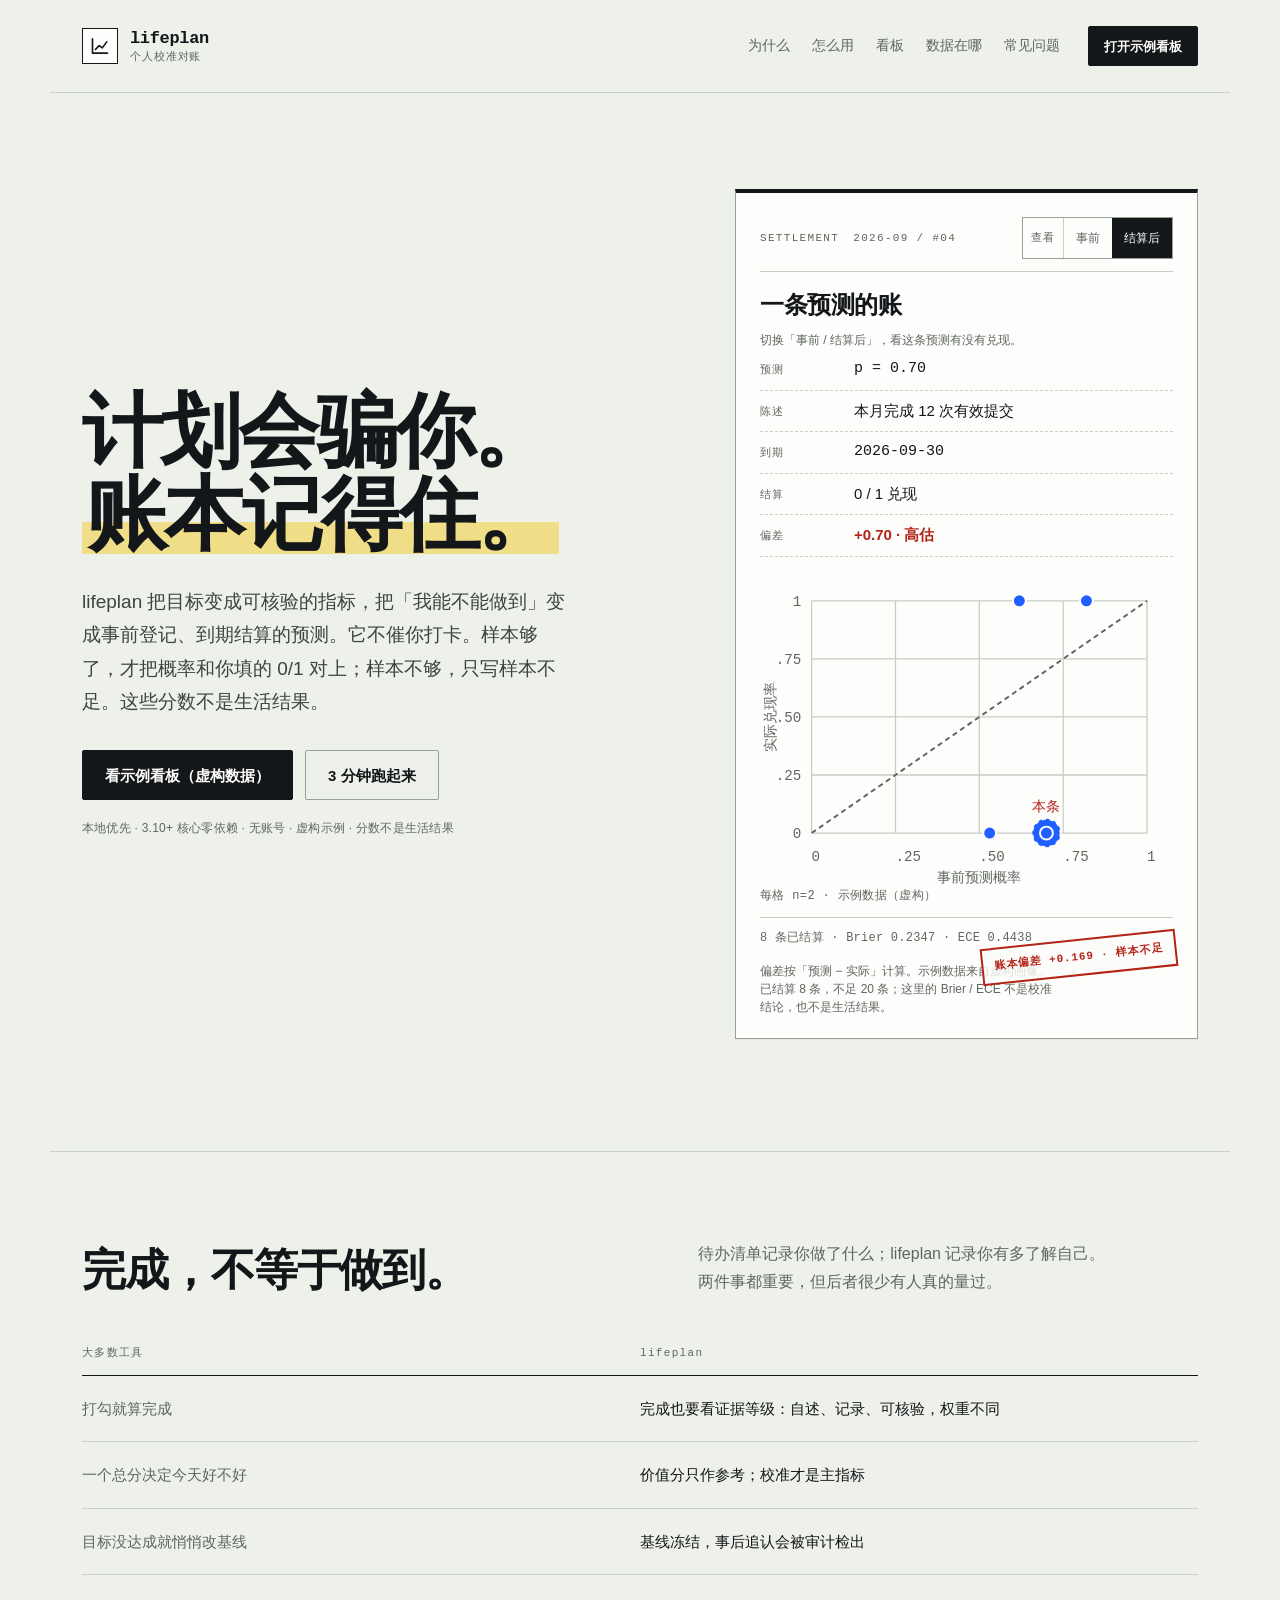
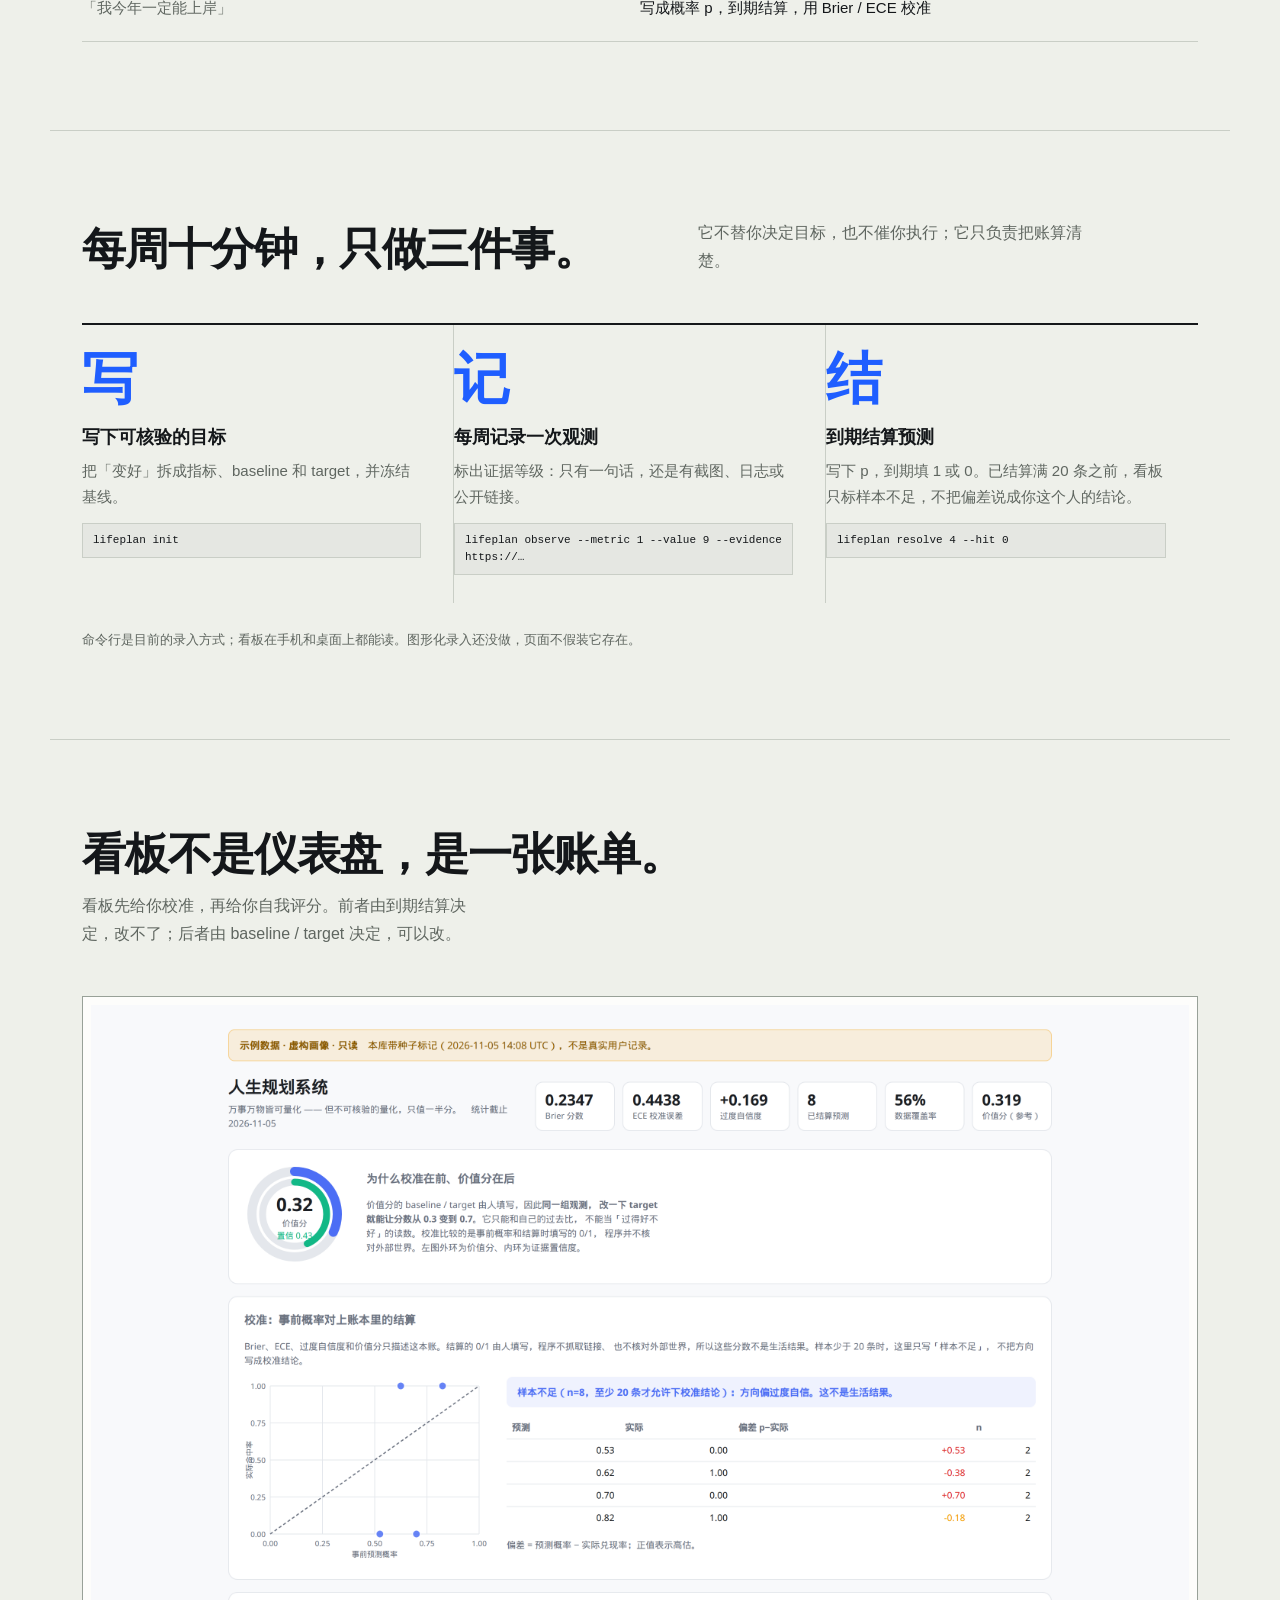
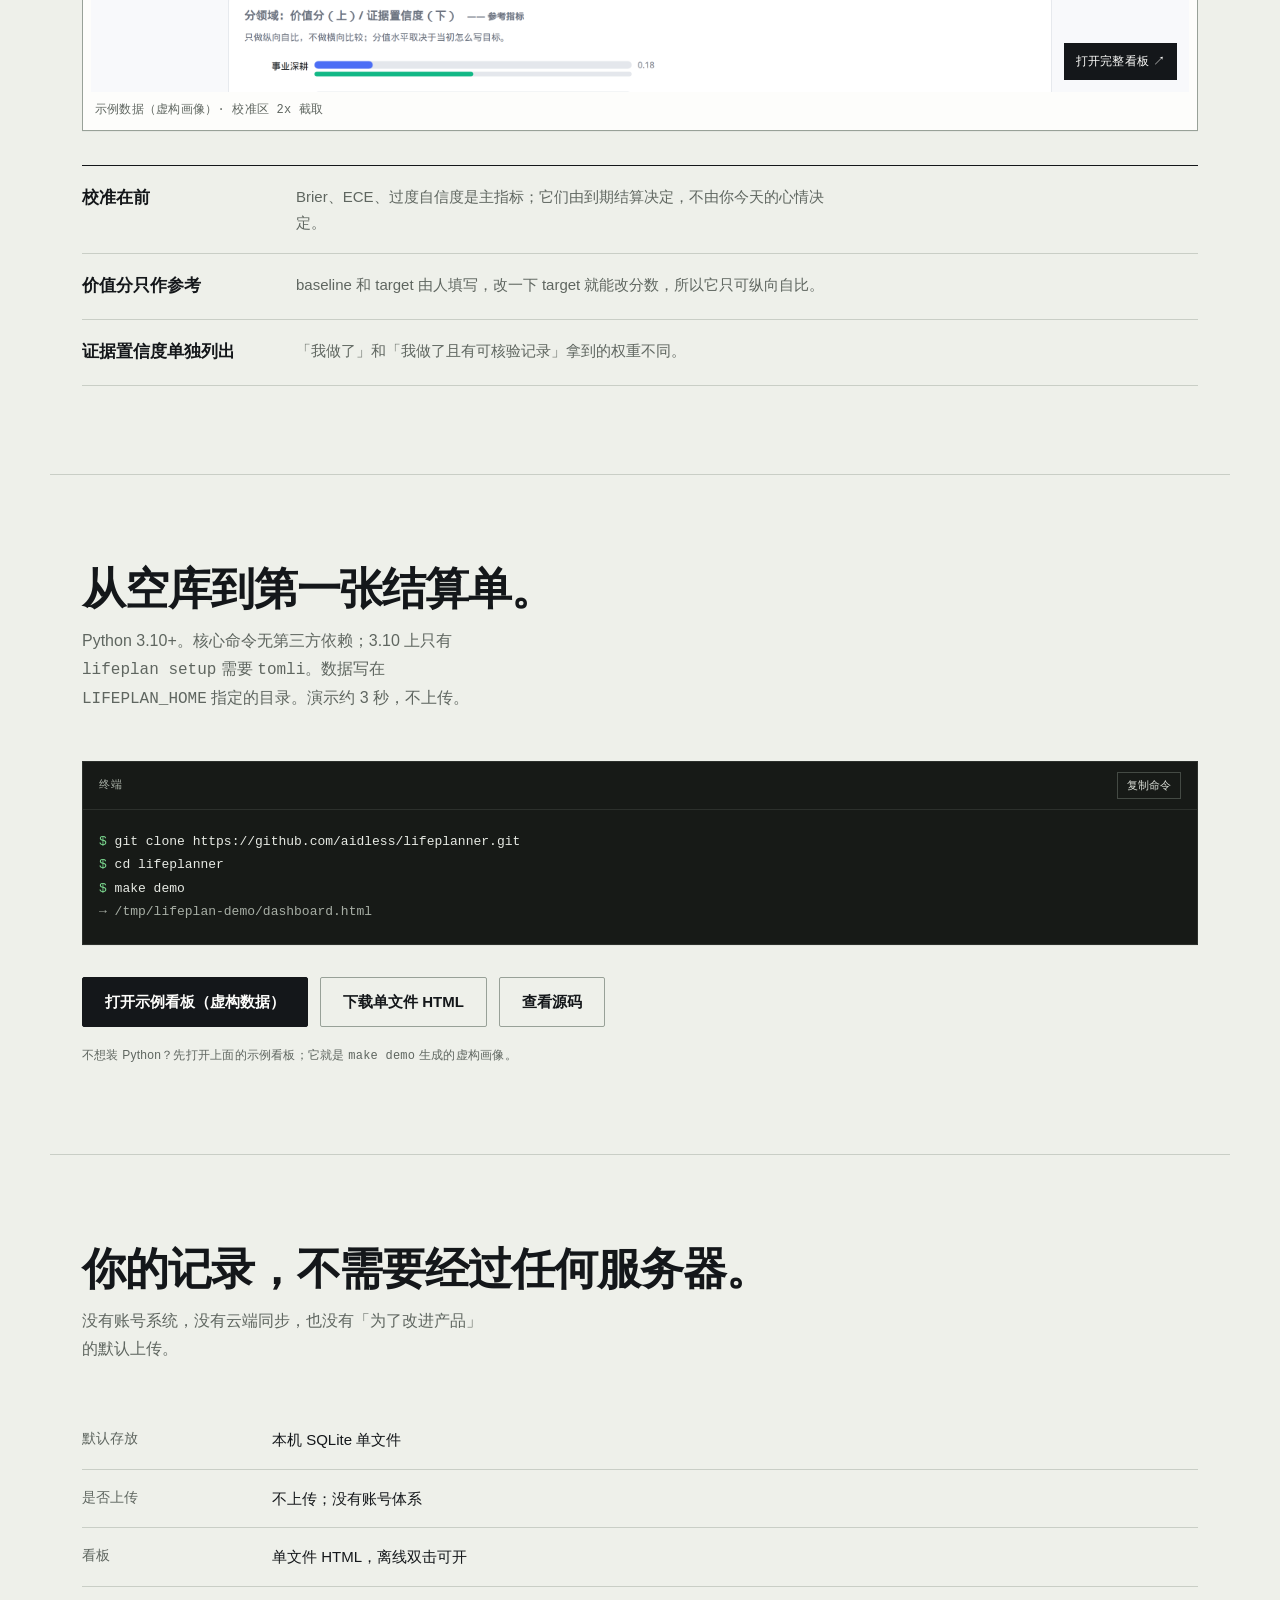
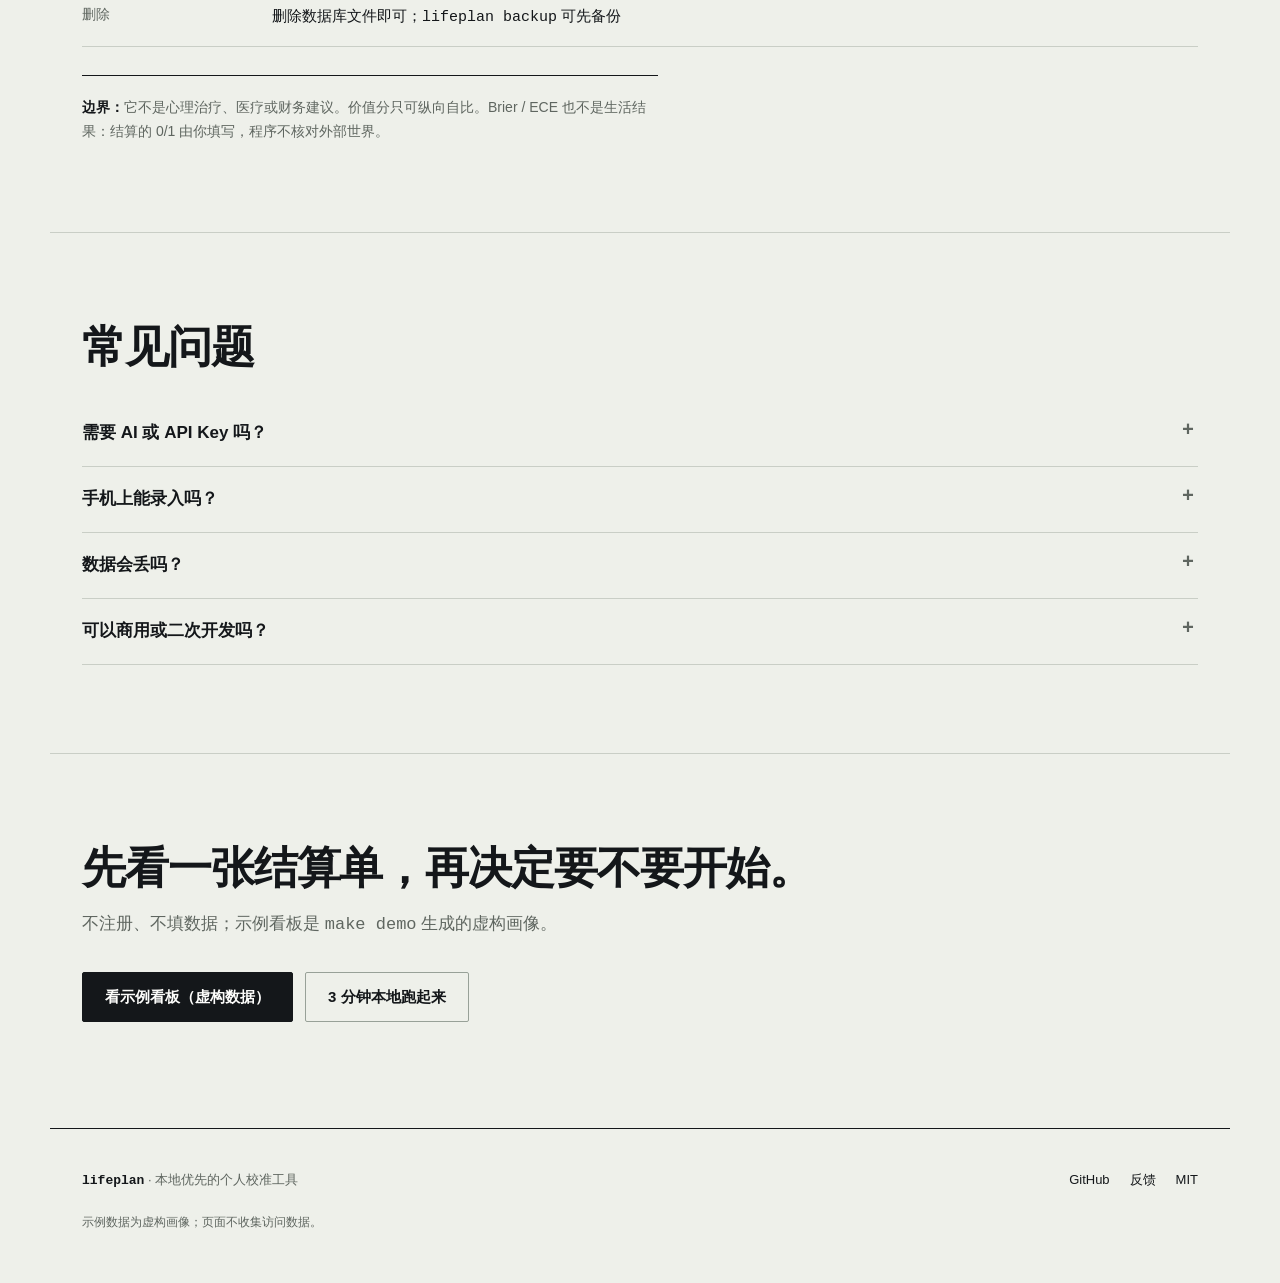
<file: landing/index.html>
<!doctype html>
<html lang="zh-CN" class="no-js">
<head>
  <meta charset="UTF-8" />
  <meta name="viewport" content="width=device-width, initial-scale=1.0, viewport-fit=cover" />
  <title>lifeplan · 计划会骗你，账本记得住</title>
  <meta name="description" content="把目标变成可核验的指标，把「我能不能做到」变成事前登记、到期结算的预测。本地优先，Python 3.10+ 核心零依赖，单文件看板。分数不是生活结果。" />
  <meta name="theme-color" content="#eef0ea" />
  <meta property="og:title" content="lifeplan · 计划会骗你，账本记得住" />
  <meta property="og:description" content="把目标变成可核验的指标，把「我能不能做到」变成事前登记、到期结算的预测。本地优先，Python 3.10+ 核心零依赖。分数不是生活结果。" />
  <meta property="og:type" content="website" />
  <meta property="og:url" content="https://aidless.github.io/lifeplanner/" />
  <meta property="og:image" content="https://aidless.github.io/lifeplanner/assets/og.png" />
  <meta name="twitter:card" content="summary_large_image" />
  <meta name="twitter:image" content="https://aidless.github.io/lifeplanner/assets/og.png" />
  <link rel="canonical" href="https://aidless.github.io/lifeplanner/" />
  <link rel="icon" href="assets/icon.svg" type="image/svg+xml" />
  <link rel="stylesheet" href="styles.css" />
  <script>document.documentElement.classList.remove('no-js');document.documentElement.classList.add('js');</script>
  <script src="landing.js" defer></script>
</head>
<body>
  <a class="skip-link" href="#main">跳到正文</a>

  <header class="masthead">
    <a class="brand" href="#top" aria-label="lifeplan · 回到顶部">
      <span class="brand-mark" aria-hidden="true">
        <svg viewBox="0 0 32 32"><path d="M6 25.5h20M6 6.5v19M10 20.5l5-5 4 3 6-8" fill="none" stroke="currentColor" stroke-width="2.2" stroke-linecap="round" stroke-linejoin="round"/></svg>
      </span>
      <span class="brand-text"><strong>lifeplan</strong><small>个人校准对账</small></span>
    </a>
    <nav class="site-nav" aria-label="主导航">
      <a href="#why">为什么</a>
      <a href="#how">怎么用</a>
      <a href="#board">看板</a>
      <a href="#privacy">数据在哪</a>
      <a href="#faq">常见问题</a>
    </nav>
    <a class="btn btn-small" href="demo/dashboard.html" target="_blank" rel="noopener">打开示例看板</a>
  </header>

  <main id="main">
    <section class="hero" id="top">
      <div class="hero-copy">
        <h1>计划会骗你。<br><span class="mark">账本记得住。</span></h1>
        <p class="outcome-line"><span class="outcome-tag">示例</span><span class="mono">p = 0.70</span> → <strong>未兑现</strong> · 偏差 <span class="neg">+0.70</span></p>
        <p class="lede">lifeplan 把目标变成可核验的指标，把「我能不能做到」变成事前登记、到期结算的预测。它不催你打卡。样本够了，才把概率和你填的 0/1 对上；样本不够，只写样本不足。这些分数不是生活结果。</p>
        <div class="actions">
          <a class="btn" href="demo/dashboard.html" target="_blank" rel="noopener">看示例看板（虚构数据）</a>
          <a class="btn btn-ghost" href="#start">3 分钟跑起来</a>
        </div>
        <p class="fineprint">本地优先 · 3.10+ 核心零依赖 · 无账号 · 虚构示例 · 分数不是生活结果</p>
      </div>

      <aside class="sheet" id="settlement" data-mode="after" aria-label="示例结算单">
        <div class="sheet-top">
          <div class="doc-meta"><span>SETTLEMENT</span><span>2026-09 / #04</span></div>
          <div class="toggle" role="group" aria-label="查看结算前后">
            <span class="toggle-label">查看</span>
            <button type="button" data-mode-btn="before" aria-pressed="false">事前</button>
            <button type="button" data-mode-btn="after" aria-pressed="true">结算后</button>
          </div>
        </div>
        <h2 class="sheet-title">一条预测的账</h2>
        <p class="toggle-hint">切换「事前 / 结算后」，看这条预测有没有兑现。</p>
        <dl class="rows">
          <div><dt>预测</dt><dd class="mono">p = 0.70</dd></div>
          <div><dt>陈述</dt><dd>本月完成 12 次有效提交</dd></div>
          <div><dt>到期</dt><dd class="mono">2026-09-30</dd></div>
          <div><dt>结算</dt><dd><span class="after">0 / 1 兑现</span><span class="before">等待到期</span></dd></div>
          <div><dt>偏差</dt><dd><span class="after neg">+0.70 · 高估</span><span class="before">—</span></dd></div>
        </dl>

        <figure class="chart">
          <svg viewBox="0 0 320 240" role="img" aria-label="可靠性曲线：四组事前预测概率与到期实际兑现率的对比">
            <g class="grid" aria-hidden="true">
              <line x1="40" y1="200" x2="300" y2="200"/>
              <line x1="40" y1="155" x2="300" y2="155"/>
              <line x1="40" y1="110" x2="300" y2="110"/>
              <line x1="40" y1="65" x2="300" y2="65"/>
              <line x1="40" y1="20" x2="300" y2="20"/>
              <line x1="40" y1="200" x2="40" y2="20"/>
              <line x1="105" y1="200" x2="105" y2="20"/>
              <line x1="170" y1="200" x2="170" y2="20"/>
              <line x1="235" y1="200" x2="235" y2="20"/>
              <line x1="300" y1="200" x2="300" y2="20"/>
            </g>
            <line class="diagonal" x1="40" y1="200" x2="300" y2="20"/>
            <g class="axis" aria-hidden="true">
              <text x="40" y="222">0</text>
              <text x="105" y="222">.25</text>
              <text x="170" y="222">.50</text>
              <text x="235" y="222">.75</text>
              <text x="300" y="222">1</text>
              <text x="32" y="204" text-anchor="end">0</text>
              <text x="32" y="159" text-anchor="end">.25</text>
              <text x="32" y="114" text-anchor="end">.50</text>
              <text x="32" y="69" text-anchor="end">.75</text>
              <text x="32" y="24" text-anchor="end">1</text>
            </g>
            <text class="axis-title" x="170" y="238" text-anchor="middle">事前预测概率</text>
            <text class="axis-title" x="12" y="110" text-anchor="middle" transform="rotate(-90 12 110)">实际兑现率</text>
            <g class="points" aria-hidden="true">
              <circle class="marker-ring" cx="222" cy="200" r="11"/>
              <text class="marker-label" x="222" y="183" text-anchor="middle">本条</text>
              <circle cx="178" cy="200" r="5"><title>预测 0.53 → 实际 0.00（n=2）</title></circle>
              <circle cx="201" cy="20" r="5"><title>预测 0.62 → 实际 1.00（n=2）</title></circle>
              <circle cx="222" cy="200" r="5"><title>预测 0.70 → 实际 0.00（n=2）</title></circle>
              <circle cx="253" cy="20" r="5"><title>预测 0.82 → 实际 1.00（n=2）</title></circle>
            </g>
            <text class="wait-label" x="170" y="112" text-anchor="middle">等待结算</text>
          </svg>
          <figcaption><span class="after">每格 n=2 · 示例数据（虚构）</span><span class="before">到期结算后才会出现散点</span></figcaption>
          <p class="sr-only after">四个分箱：预测 0.53 实际 0.00；预测 0.62 实际 1.00；预测 0.70 实际 0.00；预测 0.82 实际 1.00。每格 2 条预测。</p>
          <p class="sr-only before">尚未结算：当前只有预测 p=0.70 和到期日；到期后才会显示实际兑现率。</p>
        </figure>

        <div class="sheet-foot">
          <span class="after">8 条已结算 · Brier 0.2347 · ECE 0.4438</span>
          <span class="before">到期后自动结算 · 历史不可改写</span>
        </div>
        <div class="stamp" aria-live="polite">
          <span class="after">账本偏差 +0.169 · 样本不足</span>
          <span class="before">尚未结算</span>
        </div>
        <p class="sheet-note">偏差按「预测 − 实际」计算。示例数据来自虚构画像。已结算 8 条，不足 20 条；这里的 Brier / ECE 不是校准结论，也不是生活结果。</p>
      </aside>
    </section>

    <section class="band" id="why">
      <div class="section-head">
        <h2>完成，不等于做到。</h2>
        <p>待办清单记录你做了什么；lifeplan 记录你有多了解自己。两件事都重要，但后者很少有人真的量过。</p>
      </div>
      <table class="contrast">
        <caption class="sr-only">普通目标工具与 lifeplan 的差别</caption>
        <thead>
          <tr><th scope="col">大多数工具</th><th scope="col">lifeplan</th></tr>
        </thead>
        <tbody>
          <tr><td data-label="大多数工具">打勾就算完成</td><td data-label="lifeplan">完成也要看证据等级：自述、记录、可核验，权重不同</td></tr>
          <tr><td data-label="大多数工具">一个总分决定今天好不好</td><td data-label="lifeplan">价值分只作参考；校准才是主指标</td></tr>
          <tr><td data-label="大多数工具">目标没达成就悄悄改基线</td><td data-label="lifeplan">基线冻结，事后追认会被审计检出</td></tr>
          <tr><td data-label="大多数工具">「我今年一定能上岸」</td><td data-label="lifeplan">写成概率 p，到期结算，用 Brier / ECE 校准</td></tr>
        </tbody>
      </table>
    </section>

    <section class="band" id="how">
      <div class="section-head">
        <h2>每周十分钟，只做三件事。</h2>
        <p>它不替你决定目标，也不催你执行；它只负责把账算清楚。</p>
      </div>
      <ol class="steps">
        <li>
          <span class="step-char" aria-hidden="true">写</span>
          <div class="step-body">
            <h3>写下可核验的目标</h3>
            <p>把「变好」拆成指标、baseline 和 target，并冻结基线。</p>
            <code>lifeplan init</code>
          </div>
        </li>
        <li>
          <span class="step-char" aria-hidden="true">记</span>
          <div class="step-body">
            <h3>每周记录一次观测</h3>
            <p>标出证据等级：只有一句话，还是有截图、日志或公开链接。</p>
            <code>lifeplan observe --metric 1 --value 9 --evidence https://…</code>
          </div>
        </li>
        <li>
          <span class="step-char" aria-hidden="true">结</span>
          <div class="step-body">
            <h3>到期结算预测</h3>
            <p>写下 p，到期填 1 或 0。已结算满 20 条之前，看板只标样本不足，不把偏差说成你这个人的结论。</p>
            <code>lifeplan resolve 4 --hit 0</code>
          </div>
        </li>
      </ol>
      <p class="steps-note">命令行是目前的录入方式；看板在手机和桌面上都能读。图形化录入还没做，页面不假装它存在。</p>
    </section>

    <section class="band" id="board">
      <div class="section-head section-head--stack">
        <h2>看板不是<span class="nowrap">仪表盘</span>，是一张账单。</h2>
        <p>看板先给你校准，再给你自我评分。前者由到期结算决定，改不了；后者由 baseline / target 决定，可以改。</p>
      </div>
      <figure class="shot shot-desktop">
        <a class="shot-link" href="demo/dashboard.html" target="_blank" rel="noopener">
          <img src="assets/dashboard-proof.png" width="2880" height="1800" alt="lifeplan 示例看板：虚构种子数据，校准区写明样本不足，Brier 与 ECE 不是生活结果" />
          <span class="shot-open">打开完整看板 ↗</span>
        </a>
        <figcaption>示例数据（虚构画像）· 校准区 2x 截取</figcaption>
      </figure>
      <div class="proof-mobile">
        <div class="proof-kpis">
          <span><b>0.2347</b>Brier</span>
          <span><b>0.4438</b>ECE</span>
          <span><b>+0.169</b>过度自信</span>
          <span><b>8</b>已结算</span>
        </div>
        <table>
          <caption>示例看板 · 四个预测分箱</caption>
          <thead><tr><th scope="col">预测</th><th scope="col">实际</th><th scope="col">偏差 p−实际</th><th scope="col">n</th></tr></thead>
          <tbody>
            <tr><td>0.53</td><td>0.00</td><td class="over">+0.53</td><td>2</td></tr>
            <tr><td>0.62</td><td>1.00</td><td class="under">−0.38</td><td>2</td></tr>
            <tr><td>0.70</td><td>0.00</td><td class="over">+0.70</td><td>2</td></tr>
            <tr><td>0.82</td><td>1.00</td><td class="under">−0.18</td><td>2</td></tr>
          </tbody>
        </table>
        <a class="proof-link" href="demo/dashboard.html" target="_blank" rel="noopener">打开完整看板 ↗</a>
        <p class="proof-note">示例数据（虚构画像）· 与看板同源</p>
      </div>
      <dl class="notes">
        <div><dt>校准在前</dt><dd>Brier、ECE、过度自信度是主指标；它们由到期结算决定，不由你今天的心情决定。</dd></div>
        <div><dt>价值分只作参考</dt><dd>baseline 和 target 由人填写，改一下 target 就能改分数，所以它只可纵向自比。</dd></div>
        <div><dt>证据置信度单独列出</dt><dd>「我做了」和「我做了且有可核验记录」拿到的权重不同。</dd></div>
      </dl>
    </section>

    <section class="band start" id="start">
      <div class="section-head section-head--stack">
        <h2>从空库到第一张结算单。</h2>
        <p>Python 3.10+。核心命令无第三方依赖；3.10 上只有 <code>lifeplan setup</code> 需要 <code>tomli</code>。数据写在 <code>LIFEPLAN_HOME</code> 指定的目录。演示约 3 秒，不上传。</p>
      </div>
      <div class="terminal">
        <div class="terminal-head"><span>终端</span><button type="button" class="copy" data-copy="git clone https://github.com/aidless/lifeplanner.git&#10;cd lifeplanner&#10;make demo">复制命令</button></div>
        <pre><code><span class="prompt">$</span> git clone https://github.com/aidless/lifeplanner.git
<span class="prompt">$</span> cd lifeplanner
<span class="prompt">$</span> make demo
<span class="out">→ /tmp/lifeplan-demo/dashboard.html</span></code></pre>
      </div>
      <div class="actions">
        <a class="btn" href="demo/dashboard.html" target="_blank" rel="noopener">打开示例看板（虚构数据）</a>
        <a class="btn btn-ghost" href="demo/dashboard.html" download>下载单文件 HTML</a>
        <a class="btn btn-ghost" href="https://github.com/aidless/lifeplanner">查看源码</a>
      </div>
      <p class="fineprint">不想装 Python？先打开上面的示例看板；它就是 <code>make demo</code> 生成的虚构画像。</p>
    </section>

    <section class="band" id="privacy">
      <div class="section-head section-head--stack">
        <h2>你的记录，不需要经过任何服务器。</h2>
        <p>没有账号系统，没有云端同步，也没有「为了改进产品」的默认上传。</p>
      </div>
      <table class="ledger">
        <tbody>
          <tr><th scope="row">默认存放</th><td>本机 SQLite 单文件</td></tr>
          <tr><th scope="row">是否上传</th><td>不上传；没有账号体系</td></tr>
          <tr><th scope="row">看板</th><td>单文件 HTML，离线双击可开</td></tr>
          <tr><th scope="row">删除</th><td>删除数据库文件即可；<code>lifeplan backup</code> 可先备份</td></tr>
        </tbody>
      </table>
      <p class="boundary"><strong>边界：</strong>它不是心理治疗、医疗或财务建议。价值分只可纵向自比。Brier / ECE 也不是生活结果：结算的 0/1 由你填写，程序不核对外部世界。</p>
    </section>

    <section class="band faq" id="faq">
      <h2>常见问题</h2>
      <details>
        <summary>需要 AI 或 API Key 吗？</summary>
        <p>不需要。核心功能是纯 Python 标准库；没有模型也能初始化、记录、结算和生成看板。</p>
      </details>
      <details>
        <summary>手机上能录入吗？</summary>
        <p>目前录入是命令行；看板在手机浏览器里可读。图形化录入还没做，不假装有。</p>
      </details>
      <details>
        <summary>数据会丢吗？</summary>
        <p>数据只在本机文件里。换机器或重装前用 <code>lifeplan backup</code> 备份；没有云端副本。</p>
      </details>
      <details>
        <summary>可以商用或二次开发吗？</summary>
        <p>MIT 许可，可以。具体约束见仓库里的 LICENSE。</p>
      </details>
    </section>
    <section class="band final-cta" id="try">
      <h2>先看一张结算单，再决定要不要开始。</h2>
      <p>不注册、不填数据；示例看板是 <code>make demo</code> 生成的虚构画像。</p>
      <div class="actions">
        <a class="btn" href="demo/dashboard.html" target="_blank" rel="noopener">看示例看板（虚构数据）</a>
        <a class="btn btn-ghost" href="#start">3 分钟本地跑起来</a>
      </div>
    </section>

  </main>

  <footer class="site-footer">
    <div class="footer-brand"><strong>lifeplan</strong> · 本地优先的个人校准工具</div>
    <nav aria-label="页脚链接">
      <a href="https://github.com/aidless/lifeplanner">GitHub</a>
      <a href="https://github.com/aidless/lifeplanner/issues">反馈</a>
      <a href="https://github.com/aidless/lifeplanner/blob/main/LICENSE">MIT</a>
    </nav>
    <p>示例数据为虚构画像；页面不收集访问数据。</p>
  </footer>
</body>
</html>
</file>
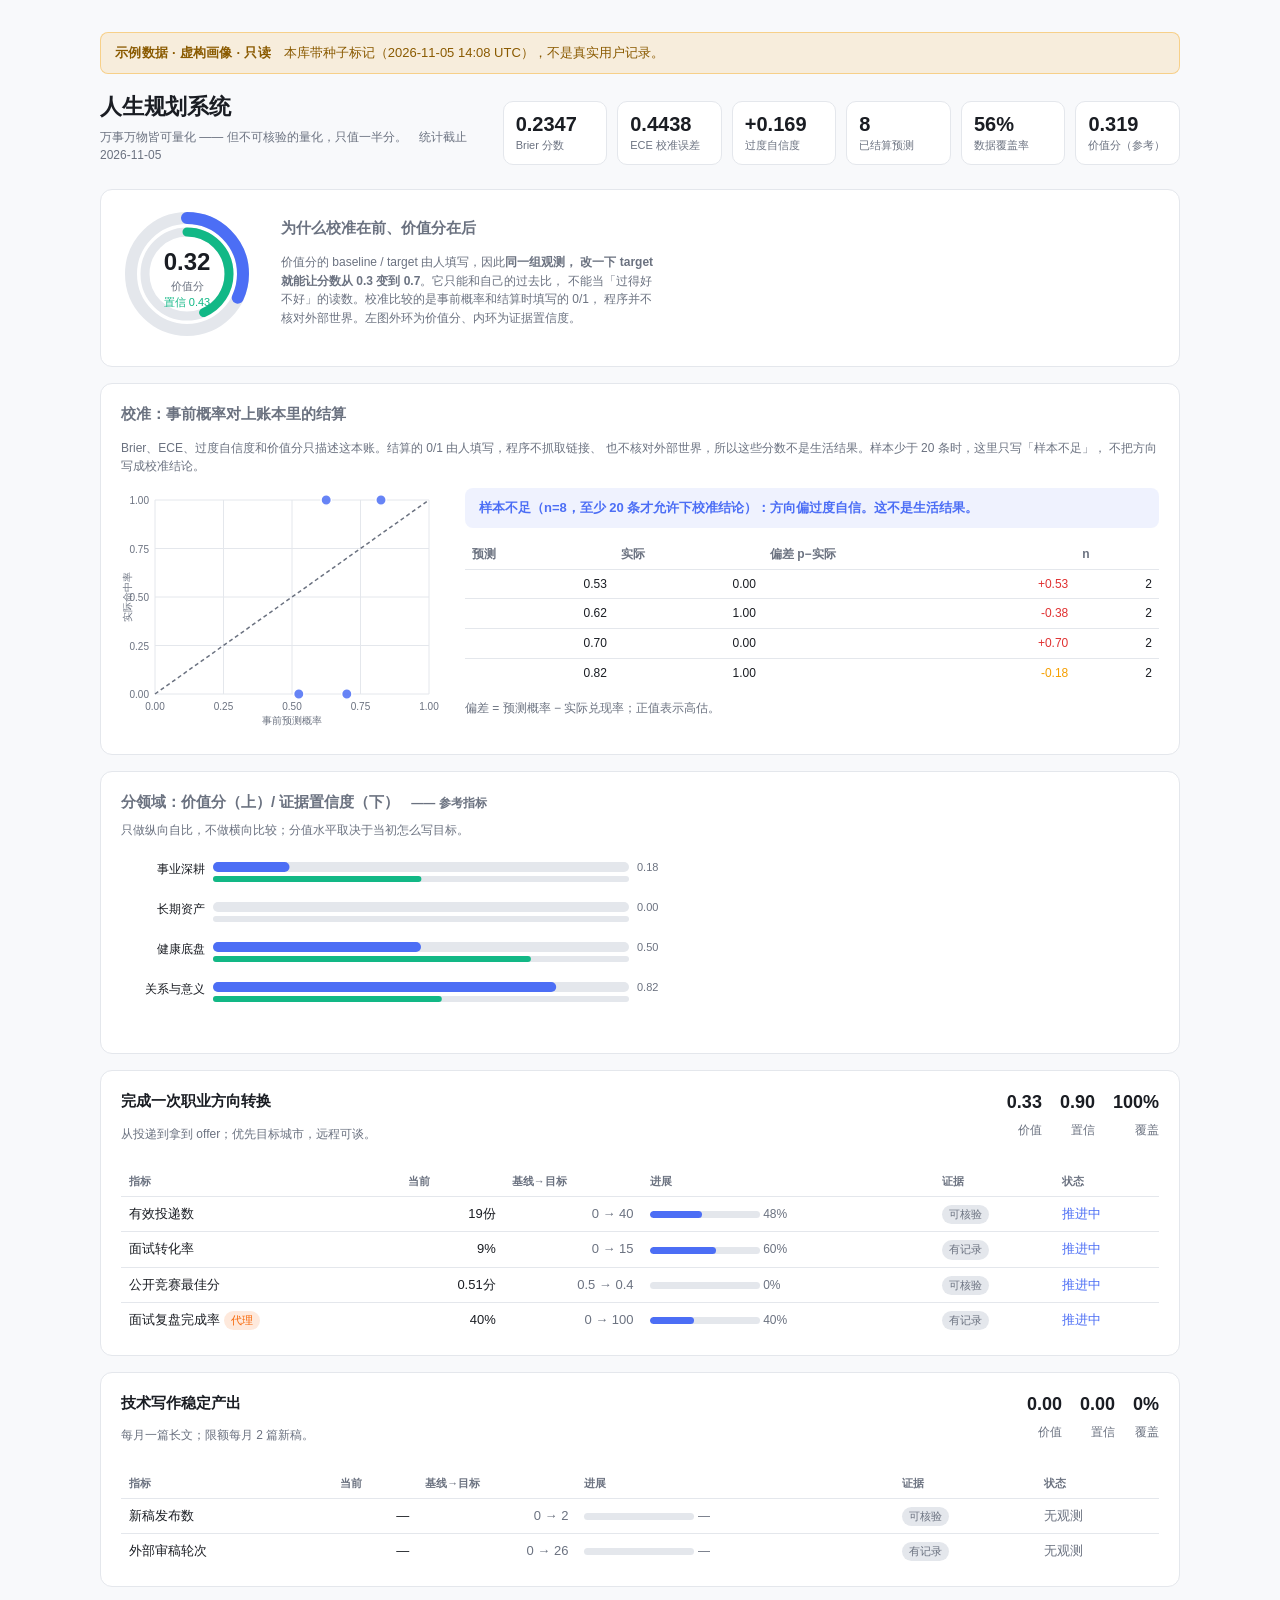
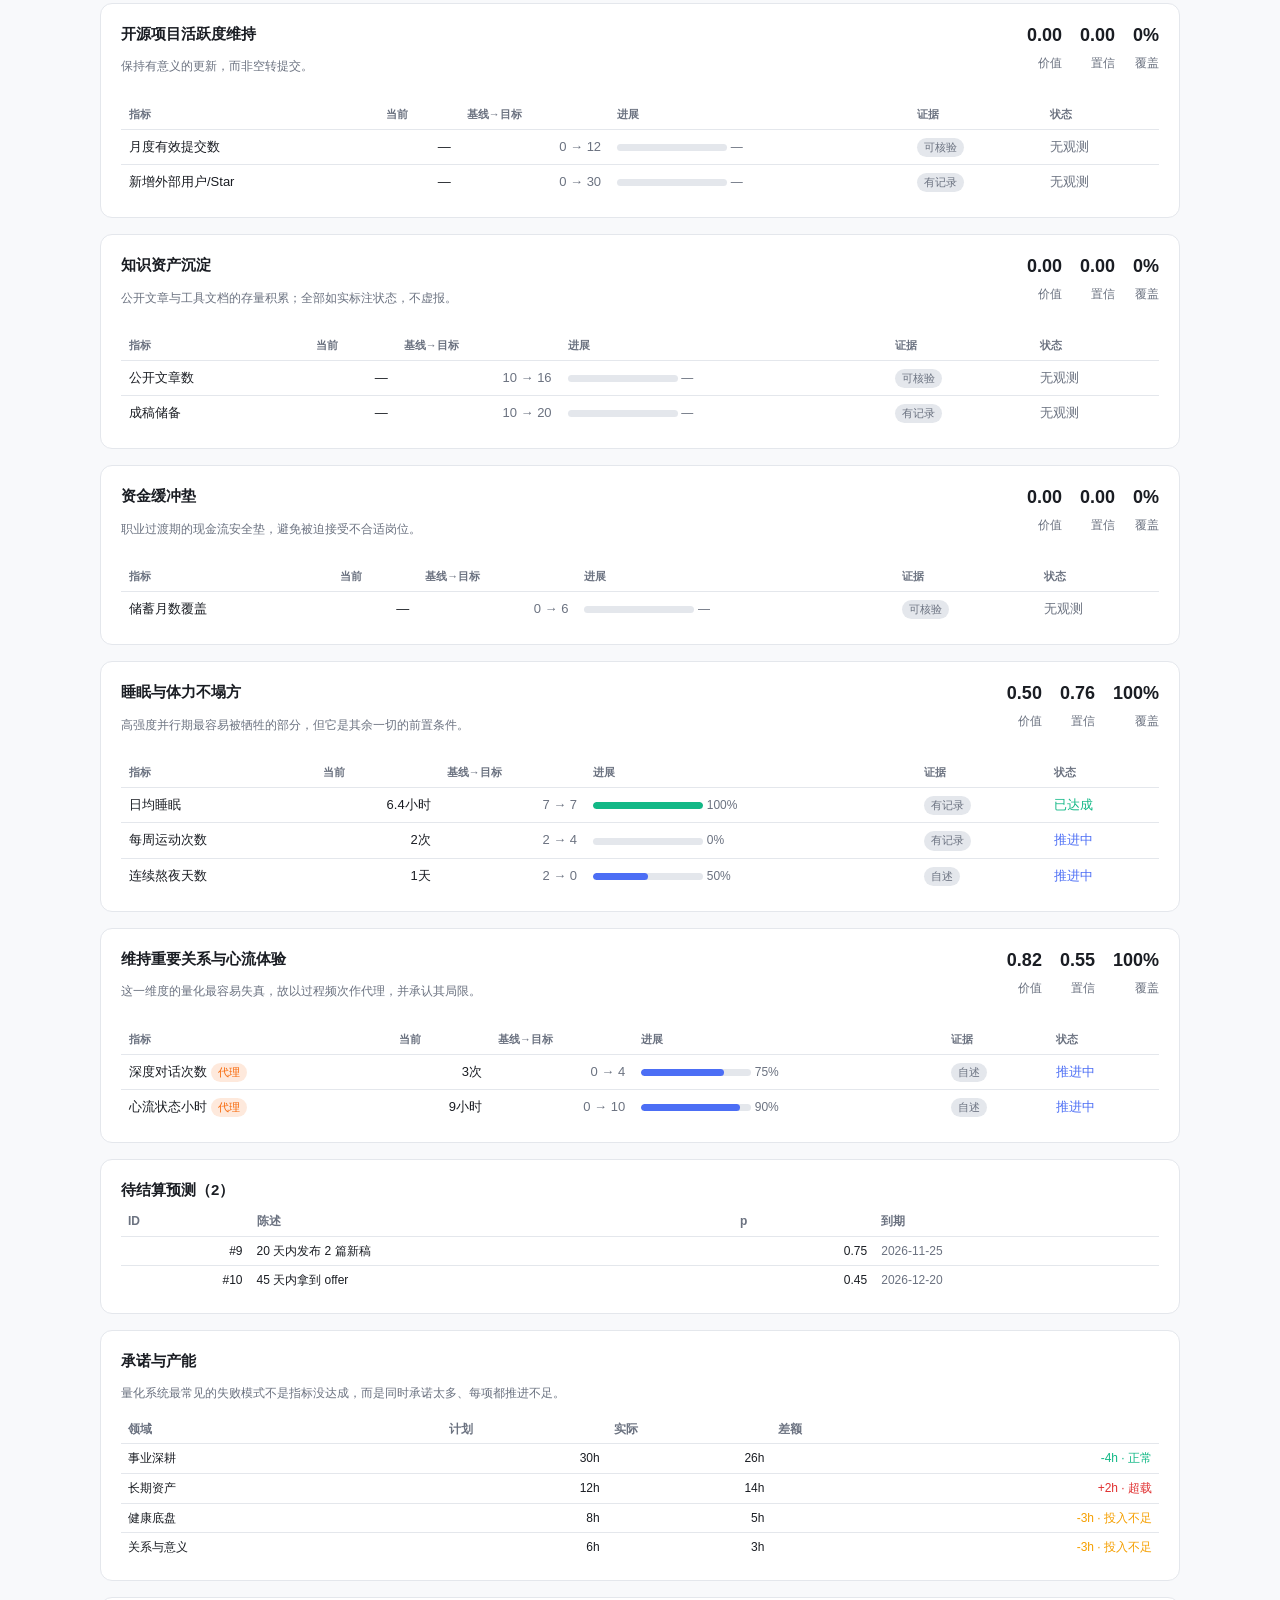
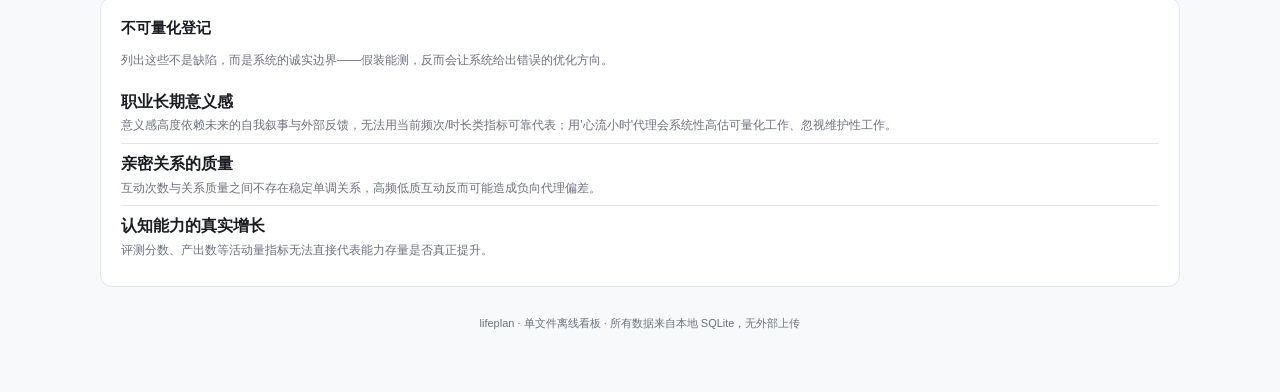
<file: examples/dashboard.html>
<!DOCTYPE html>
<html lang="zh-CN">
<head>
<meta charset="utf-8">
<meta name="viewport" content="width=device-width, initial-scale=1">
<title>人生规划系统 · 2026-11-05</title>
<style>
  :root {
    --bg:#f8f9fb; --card:#ffffff; --border:#e4e7ec;
    --text:#1a1d23; --muted:#6b7280; --accent:#4c6ef5;
    --good:#12b886; --warn:#f59f00; --bad:#e03131;
    --proxy:#f76707;
  }
  @media (prefers-color-scheme: dark) {
    :root {
      --bg:#15171c; --card:#1e2128; --border:#2c313a; --text:#e8eaed; --muted:#9aa2ae;
    }
  }
  * { box-sizing:border-box; }
  svg { max-width:100%; height:auto; }
  body { margin:0; padding:32px 20px 60px; background:var(--bg); color:var(--text);
    font-family:-apple-system,BlinkMacSystemFont,"Segoe UI","PingFang SC","Hiragino Sans GB","Microsoft YaHei",sans-serif;
    line-height:1.55; }
  .wrap { max-width:1080px; margin:0 auto; }
  header { display:flex; flex-wrap:wrap; gap:20px 24px; align-items:flex-end;
    justify-content:space-between; margin-bottom:24px; }
  .brand { flex:1 1 320px; min-width:260px; }
  h1 { font-size:22px; margin:0 0 4px; letter-spacing:-.2px; }
  h2 { font-size:15px; margin:0 0 14px; text-transform:none; color:var(--muted); font-weight:600; }
  h3 { font-size:15px; margin:0 0 6px; }
  .muted { color:var(--muted); }
  .small { font-size:12px; }
  .num { font-variant-numeric:tabular-nums; text-align:right; }
  .card { background:var(--card); border:1px solid var(--border); border-radius:12px;
    padding:18px 20px; margin-bottom:16px; }
  .demo-banner { margin-bottom:16px; padding:10px 14px; border-radius:8px;
    background:rgba(245,159,0,.12); border:1px solid rgba(245,159,0,.38);
    color:#8a5a00; font-size:13px; line-height:1.5; }
  .demo-banner strong { letter-spacing:.02em; }
  .top { display:grid; grid-template-columns:auto 1fr; gap:28px; align-items:center; }
  .kpis { flex:2 1 560px; display:grid; grid-template-columns:repeat(auto-fit,minmax(92px,1fr));
    gap:10px; }
  .kpi { background:var(--card); border:1px solid var(--border); border-radius:10px; padding:10px 12px; }
  .kpi .v { font-size:20px; font-weight:700; font-variant-numeric:tabular-nums; line-height:1.25; }
  .kpi .l { font-size:11px; color:var(--muted); }
  table { width:100%; border-collapse:collapse; font-size:13px; }
  th { text-align:left; font-weight:600; color:var(--muted); font-size:11px;
    padding:6px 8px; border-bottom:1px solid var(--border); }
  td { padding:7px 8px; border-bottom:1px solid var(--border); vertical-align:middle; }
  tbody tr:last-child td { border-bottom:none; }
  .mini td,.mini th { padding:5px 7px; font-size:12px; }
  .bar { display:inline-block; width:110px; height:7px; background:var(--border);
    border-radius:4px; overflow:hidden; vertical-align:middle; }
  .bar span { display:block; height:100%; border-radius:4px; }
  .tag { display:inline-block; padding:1px 7px; border-radius:20px; font-size:11px;
    background:var(--border); color:var(--muted); }
  .tag.proxy { background:rgba(247,103,7,.14); color:var(--proxy); }
  .goal-head { display:flex; justify-content:space-between; align-items:flex-start;
    gap:16px; margin-bottom:12px; }
  .goal-stats { display:flex; gap:18px; text-align:right; }
  .goal-stats .big { display:block; font-size:18px; font-weight:700; font-variant-numeric:tabular-nums; }
  .cal-grid { display:grid; grid-template-columns:auto 1fr; gap:24px; align-items:start; }
  .verdict { padding:10px 14px; border-radius:8px; background:rgba(76,110,245,.09);
    color:var(--accent); font-size:13px; font-weight:600; margin-bottom:12px; }
  .uq-list { list-style:none; padding:0; margin:0; }
  .uq-list li { padding:8px 0; border-bottom:1px solid var(--border); }
  .uq-list li:last-child { border-bottom:none; }
  .uq-list span { display:block; font-size:12px; margin-top:2px; }
  .foot { text-align:center; color:var(--muted); font-size:11px; margin-top:28px; }
  @media (max-width:720px) {
    body { padding:20px 12px 40px; }
    .card { padding:14px; }
    .top,.cal-grid { grid-template-columns:1fr; }
    .goal-stats { text-align:left; gap:12px; }
    .bar { width:72px; }
    table { font-size:12px; }
    th, td { padding:6px 5px; }
  }
</style>
</head>
<body>
<div class="wrap">
  <div class="demo-banner" role="status"><strong>示例数据 · 虚构画像 · 只读</strong>　本库带种子标记（2026-11-05 14:08 UTC），不是真实用户记录。</div>
  <header>
    <div class="brand">
      <h1>人生规划系统</h1>
      <div class="muted small">万事万物皆可量化 —— 但不可核验的量化，只值一半分。　统计截止 2026-11-05</div>
    </div>
    <div class="kpis">
      <div class="kpi"><div class="v">0.2347</div><div class="l">Brier 分数</div></div>
      <div class="kpi"><div class="v">0.4438</div><div class="l">ECE 校准误差</div></div>
      <div class="kpi"><div class="v">+0.169</div><div class="l">过度自信度</div></div>
      <div class="kpi"><div class="v">8</div><div class="l">已结算预测</div></div>
      <div class="kpi"><div class="v">56%</div><div class="l">数据覆盖率</div></div>
      <div class="kpi"><div class="v">0.319</div><div class="l">价值分（参考）</div></div>
    </div>
  </header>

  <div class="card">
    <div class="top">
      <div>
    <svg width="132" height="132" viewBox="0 0 132 132" role="img" aria-label="价值分与置信度">
      <circle cx="66.0" cy="66.0" r="56.0" fill="none" stroke="#e4e7ec" stroke-width="12"/>
      <circle cx="66.0" cy="66.0" r="56.0" fill="none" stroke="#4c6ef5" stroke-width="12"
              stroke-dasharray="112.28 351.86" stroke-linecap="round"
              transform="rotate(-90 66.0 66.0)"/>
      <circle cx="66.0" cy="66.0" r="42.0" fill="none" stroke="#e4e7ec" stroke-width="9"/>
      <circle cx="66.0" cy="66.0" r="42.0" fill="none" stroke="#12b886" stroke-width="9"
              stroke-dasharray="114.69 263.89" stroke-linecap="round"
              transform="rotate(-90 66.0 66.0)"/>
      <text x="66.0" y="62.0" text-anchor="middle" font-size="24" font-weight="700"
            fill="#1a1d23">0.32</text>
      <text x="66.0" y="82.0" text-anchor="middle" font-size="11" fill="#6b7280">价值分</text>
      <text x="66.0" y="98.0" text-anchor="middle" font-size="11" fill="#12b886">置信 0.43</text>
    </svg></div>
      <div>
        <h2>为什么校准在前、价值分在后</h2>
        <p class="muted small" style="max-width:56ch">
          价值分的 baseline / target 由人填写，因此<strong>同一组观测，
          改一下 target 就能让分数从 0.3 变到 0.7</strong>。它只能和自己的过去比，
          不能当「过得好不好」的读数。校准比较的是事前概率和结算时填写的 0/1，
          程序并不核对外部世界。左图外环为价值分、内环为证据置信度。
        </p>
      </div>
    </div>
  </div>

  <section class="card">
    <h2>校准：事前概率对上账本里的结算</h2>
    <p class="muted small">
      Brier、ECE、过度自信度和价值分只描述这本账。结算的 0/1 由人填写，程序不抓取链接、
      也不核对外部世界，所以这些分数不是生活结果。样本少于 20 条时，这里只写「样本不足」，
      不把方向写成校准结论。
    </p>
    
      <div class="cal-grid">
        <div><svg width="320" height="240" viewBox="0 0 320 240" role="img" aria-label="可靠性曲线"><line x1="34.0" y1="12" x2="34.0" y2="206" stroke="#e4e7ec" stroke-width="1"/><line x1="34" y1="206.0" x2="308" y2="206.0" stroke="#e4e7ec" stroke-width="1"/><text x="34.0" y="222" font-size="10" text-anchor="middle" fill="#6b7280">0.00</text><text x="28" y="210.0" font-size="10" text-anchor="end" fill="#6b7280">0.00</text><line x1="102.5" y1="12" x2="102.5" y2="206" stroke="#e4e7ec" stroke-width="1"/><line x1="34" y1="157.5" x2="308" y2="157.5" stroke="#e4e7ec" stroke-width="1"/><text x="102.5" y="222" font-size="10" text-anchor="middle" fill="#6b7280">0.25</text><text x="28" y="161.5" font-size="10" text-anchor="end" fill="#6b7280">0.25</text><line x1="171.0" y1="12" x2="171.0" y2="206" stroke="#e4e7ec" stroke-width="1"/><line x1="34" y1="109.0" x2="308" y2="109.0" stroke="#e4e7ec" stroke-width="1"/><text x="171.0" y="222" font-size="10" text-anchor="middle" fill="#6b7280">0.50</text><text x="28" y="113.0" font-size="10" text-anchor="end" fill="#6b7280">0.50</text><line x1="239.5" y1="12" x2="239.5" y2="206" stroke="#e4e7ec" stroke-width="1"/><line x1="34" y1="60.5" x2="308" y2="60.5" stroke="#e4e7ec" stroke-width="1"/><text x="239.5" y="222" font-size="10" text-anchor="middle" fill="#6b7280">0.75</text><text x="28" y="64.5" font-size="10" text-anchor="end" fill="#6b7280">0.75</text><line x1="308.0" y1="12" x2="308.0" y2="206" stroke="#e4e7ec" stroke-width="1"/><line x1="34" y1="12.0" x2="308" y2="12.0" stroke="#e4e7ec" stroke-width="1"/><text x="308.0" y="222" font-size="10" text-anchor="middle" fill="#6b7280">1.00</text><text x="28" y="16.0" font-size="10" text-anchor="end" fill="#6b7280">1.00</text><line x1="34.0" y1="206.0" x2="308.0" y2="12.0" stroke="#6b7280" stroke-width="1.5" stroke-dasharray="4 3"/><circle cx="177.8" cy="206.0" r="5.2" fill="#4c6ef5" fill-opacity="0.85" stroke="#fff" stroke-width="1.5"><title>预测 0.53 → 实际 0.00（n=2）</title></circle><circle cx="205.2" cy="12.0" r="5.2" fill="#4c6ef5" fill-opacity="0.85" stroke="#fff" stroke-width="1.5"><title>预测 0.62 → 实际 1.00（n=2）</title></circle><circle cx="225.8" cy="206.0" r="5.2" fill="#4c6ef5" fill-opacity="0.85" stroke="#fff" stroke-width="1.5"><title>预测 0.70 → 实际 0.00（n=2）</title></circle><circle cx="260.0" cy="12.0" r="5.2" fill="#4c6ef5" fill-opacity="0.85" stroke="#fff" stroke-width="1.5"><title>预测 0.82 → 实际 1.00（n=2）</title></circle><text x="171.0" y="236" font-size="10" text-anchor="middle" fill="#6b7280">事前预测概率</text><text x="10" y="109.0" font-size="10" text-anchor="middle" fill="#6b7280" transform="rotate(-90 10 109.0)">实际命中率</text></svg></div>
        <div>
          <div class="verdict">样本不足（n=8，至少 20 条才允许下校准结论）：方向偏过度自信。这不是生活结果。</div>
          <table class="mini">
            <thead><tr><th>预测</th><th>实际</th><th>偏差 p−实际</th><th>n</th></tr></thead>
            <tbody><tr><td class="num">0.53</td><td class="num">0.00</td><td class="num" style="color:#e03131">+0.53</td><td class="num">2</td></tr><tr><td class="num">0.62</td><td class="num">1.00</td><td class="num" style="color:#e03131">-0.38</td><td class="num">2</td></tr><tr><td class="num">0.70</td><td class="num">0.00</td><td class="num" style="color:#e03131">+0.70</td><td class="num">2</td></tr><tr><td class="num">0.82</td><td class="num">1.00</td><td class="num" style="color:#f59f00">-0.18</td><td class="num">2</td></tr></tbody>
          </table>
          <p class="muted small">偏差 = 预测概率 − 实际兑现率；正值表示高估。</p>
        </div>
      </div>
  </section>

  <div class="card">
    <h2>分领域：价值分（上）/ 证据置信度（下）<span class="muted small">　—— 参考指标</span></h2>
    <p class="muted small" style="margin-top:-6px">
      只做纵向自比，不做横向比较；分值水平取决于当初怎么写目标。
    </p>
    <svg width="560" height="176" viewBox="0 0 560 176" role="img" aria-label="领域对比"><text x="84" y="21" font-size="12" text-anchor="end" fill="#1a1d23">事业深耕</text><rect x="92" y="10" width="416.0" height="10" rx="5" fill="#e4e7ec"/><rect x="92" y="10" width="76.5" height="10" rx="5" fill="#4c6ef5"/><rect x="92" y="24" width="416.0" height="6" rx="3" fill="#e4e7ec"/><rect x="92" y="24" width="208.4" height="6" rx="3" fill="#12b886"/><text x="516" y="19" font-size="11" fill="#6b7280">0.18</text><text x="84" y="61" font-size="12" text-anchor="end" fill="#1a1d23">长期资产</text><rect x="92" y="50" width="416.0" height="10" rx="5" fill="#e4e7ec"/><rect x="92" y="50" width="0.0" height="10" rx="5" fill="#4c6ef5"/><rect x="92" y="64" width="416.0" height="6" rx="3" fill="#e4e7ec"/><rect x="92" y="64" width="0.0" height="6" rx="3" fill="#12b886"/><text x="516" y="59" font-size="11" fill="#6b7280">0.00</text><text x="84" y="101" font-size="12" text-anchor="end" fill="#1a1d23">健康底盘</text><rect x="92" y="90" width="416.0" height="10" rx="5" fill="#e4e7ec"/><rect x="92" y="90" width="208.0" height="10" rx="5" fill="#4c6ef5"/><rect x="92" y="104" width="416.0" height="6" rx="3" fill="#e4e7ec"/><rect x="92" y="104" width="317.9" height="6" rx="3" fill="#12b886"/><text x="516" y="99" font-size="11" fill="#6b7280">0.50</text><text x="84" y="141" font-size="12" text-anchor="end" fill="#1a1d23">关系与意义</text><rect x="92" y="130" width="416.0" height="10" rx="5" fill="#e4e7ec"/><rect x="92" y="130" width="343.2" height="10" rx="5" fill="#4c6ef5"/><rect x="92" y="144" width="416.0" height="6" rx="3" fill="#e4e7ec"/><rect x="92" y="144" width="228.8" height="6" rx="3" fill="#12b886"/><text x="516" y="139" font-size="11" fill="#6b7280">0.82</text></svg>
  </div>

  
    <section class="card goal" data-domain="事业深耕">
      <div class="goal-head">
        <div>
          <h3>完成一次职业方向转换</h3>
          <p class="muted small">从投递到拿到 offer；优先目标城市，远程可谈。</p>
        </div>
        <div class="goal-stats">
          <div><span class="big">0.33</span><span class="muted small">价值</span></div>
          <div><span class="big">0.90</span><span class="muted small">置信</span></div>
          <div><span class="big">100%</span><span class="muted small">覆盖</span></div>
        </div>
      </div>
      <table>
        <thead><tr><th>指标</th><th>当前</th><th>基线→目标</th><th>进展</th><th>证据</th><th>状态</th></tr></thead>
        <tbody>
      <tr>
        <td>有效投递数 </td>
        <td class="num">19份</td>
        <td class="num muted">0 → 40</td>
        <td>
          <div class="bar"><span style="width:47.5%;background:#4c6ef5"></span></div>
          <span class="muted small">48%</span>
        </td>
        <td><span class="tag">可核验</span></td>
        <td><span style="color:#4c6ef5">推进中</span></td>
      </tr>
      <tr>
        <td>面试转化率 </td>
        <td class="num">9%</td>
        <td class="num muted">0 → 15</td>
        <td>
          <div class="bar"><span style="width:60.0%;background:#4c6ef5"></span></div>
          <span class="muted small">60%</span>
        </td>
        <td><span class="tag">有记录</span></td>
        <td><span style="color:#4c6ef5">推进中</span></td>
      </tr>
      <tr>
        <td>公开竞赛最佳分 </td>
        <td class="num">0.51分</td>
        <td class="num muted">0.5 → 0.4</td>
        <td>
          <div class="bar"><span style="width:0.0%;background:#4c6ef5"></span></div>
          <span class="muted small">0%</span>
        </td>
        <td><span class="tag">可核验</span></td>
        <td><span style="color:#4c6ef5">推进中</span></td>
      </tr>
      <tr>
        <td>面试复盘完成率 <span class="tag proxy">代理</span></td>
        <td class="num">40%</td>
        <td class="num muted">0 → 100</td>
        <td>
          <div class="bar"><span style="width:40.0%;background:#4c6ef5"></span></div>
          <span class="muted small">40%</span>
        </td>
        <td><span class="tag">有记录</span></td>
        <td><span style="color:#4c6ef5">推进中</span></td>
      </tr></tbody>
      </table>
    </section>
    <section class="card goal" data-domain="事业深耕">
      <div class="goal-head">
        <div>
          <h3>技术写作稳定产出</h3>
          <p class="muted small">每月一篇长文；限额每月 2 篇新稿。</p>
        </div>
        <div class="goal-stats">
          <div><span class="big">0.00</span><span class="muted small">价值</span></div>
          <div><span class="big">0.00</span><span class="muted small">置信</span></div>
          <div><span class="big">0%</span><span class="muted small">覆盖</span></div>
        </div>
      </div>
      <table>
        <thead><tr><th>指标</th><th>当前</th><th>基线→目标</th><th>进展</th><th>证据</th><th>状态</th></tr></thead>
        <tbody>
      <tr>
        <td>新稿发布数 </td>
        <td class="num">—</td>
        <td class="num muted">0 → 2</td>
        <td>
          <div class="bar"><span style="width:0.0%;background:#6b7280"></span></div>
          <span class="muted small">—</span>
        </td>
        <td><span class="tag">可核验</span></td>
        <td><span style="color:#6b7280">无观测</span></td>
      </tr>
      <tr>
        <td>外部审稿轮次 </td>
        <td class="num">—</td>
        <td class="num muted">0 → 26</td>
        <td>
          <div class="bar"><span style="width:0.0%;background:#6b7280"></span></div>
          <span class="muted small">—</span>
        </td>
        <td><span class="tag">有记录</span></td>
        <td><span style="color:#6b7280">无观测</span></td>
      </tr></tbody>
      </table>
    </section>
    <section class="card goal" data-domain="事业深耕">
      <div class="goal-head">
        <div>
          <h3>开源项目活跃度维持</h3>
          <p class="muted small">保持有意义的更新，而非空转提交。</p>
        </div>
        <div class="goal-stats">
          <div><span class="big">0.00</span><span class="muted small">价值</span></div>
          <div><span class="big">0.00</span><span class="muted small">置信</span></div>
          <div><span class="big">0%</span><span class="muted small">覆盖</span></div>
        </div>
      </div>
      <table>
        <thead><tr><th>指标</th><th>当前</th><th>基线→目标</th><th>进展</th><th>证据</th><th>状态</th></tr></thead>
        <tbody>
      <tr>
        <td>月度有效提交数 </td>
        <td class="num">—</td>
        <td class="num muted">0 → 12</td>
        <td>
          <div class="bar"><span style="width:0.0%;background:#6b7280"></span></div>
          <span class="muted small">—</span>
        </td>
        <td><span class="tag">可核验</span></td>
        <td><span style="color:#6b7280">无观测</span></td>
      </tr>
      <tr>
        <td>新增外部用户/Star </td>
        <td class="num">—</td>
        <td class="num muted">0 → 30</td>
        <td>
          <div class="bar"><span style="width:0.0%;background:#6b7280"></span></div>
          <span class="muted small">—</span>
        </td>
        <td><span class="tag">有记录</span></td>
        <td><span style="color:#6b7280">无观测</span></td>
      </tr></tbody>
      </table>
    </section>
    <section class="card goal" data-domain="长期资产">
      <div class="goal-head">
        <div>
          <h3>知识资产沉淀</h3>
          <p class="muted small">公开文章与工具文档的存量积累；全部如实标注状态，不虚报。</p>
        </div>
        <div class="goal-stats">
          <div><span class="big">0.00</span><span class="muted small">价值</span></div>
          <div><span class="big">0.00</span><span class="muted small">置信</span></div>
          <div><span class="big">0%</span><span class="muted small">覆盖</span></div>
        </div>
      </div>
      <table>
        <thead><tr><th>指标</th><th>当前</th><th>基线→目标</th><th>进展</th><th>证据</th><th>状态</th></tr></thead>
        <tbody>
      <tr>
        <td>公开文章数 </td>
        <td class="num">—</td>
        <td class="num muted">10 → 16</td>
        <td>
          <div class="bar"><span style="width:0.0%;background:#6b7280"></span></div>
          <span class="muted small">—</span>
        </td>
        <td><span class="tag">可核验</span></td>
        <td><span style="color:#6b7280">无观测</span></td>
      </tr>
      <tr>
        <td>成稿储备 </td>
        <td class="num">—</td>
        <td class="num muted">10 → 20</td>
        <td>
          <div class="bar"><span style="width:0.0%;background:#6b7280"></span></div>
          <span class="muted small">—</span>
        </td>
        <td><span class="tag">有记录</span></td>
        <td><span style="color:#6b7280">无观测</span></td>
      </tr></tbody>
      </table>
    </section>
    <section class="card goal" data-domain="长期资产">
      <div class="goal-head">
        <div>
          <h3>资金缓冲垫</h3>
          <p class="muted small">职业过渡期的现金流安全垫，避免被迫接受不合适岗位。</p>
        </div>
        <div class="goal-stats">
          <div><span class="big">0.00</span><span class="muted small">价值</span></div>
          <div><span class="big">0.00</span><span class="muted small">置信</span></div>
          <div><span class="big">0%</span><span class="muted small">覆盖</span></div>
        </div>
      </div>
      <table>
        <thead><tr><th>指标</th><th>当前</th><th>基线→目标</th><th>进展</th><th>证据</th><th>状态</th></tr></thead>
        <tbody>
      <tr>
        <td>储蓄月数覆盖 </td>
        <td class="num">—</td>
        <td class="num muted">0 → 6</td>
        <td>
          <div class="bar"><span style="width:0.0%;background:#6b7280"></span></div>
          <span class="muted small">—</span>
        </td>
        <td><span class="tag">可核验</span></td>
        <td><span style="color:#6b7280">无观测</span></td>
      </tr></tbody>
      </table>
    </section>
    <section class="card goal" data-domain="健康底盘">
      <div class="goal-head">
        <div>
          <h3>睡眠与体力不塌方</h3>
          <p class="muted small">高强度并行期最容易被牺牲的部分，但它是其余一切的前置条件。</p>
        </div>
        <div class="goal-stats">
          <div><span class="big">0.50</span><span class="muted small">价值</span></div>
          <div><span class="big">0.76</span><span class="muted small">置信</span></div>
          <div><span class="big">100%</span><span class="muted small">覆盖</span></div>
        </div>
      </div>
      <table>
        <thead><tr><th>指标</th><th>当前</th><th>基线→目标</th><th>进展</th><th>证据</th><th>状态</th></tr></thead>
        <tbody>
      <tr>
        <td>日均睡眠 </td>
        <td class="num">6.4小时</td>
        <td class="num muted">7 → 7</td>
        <td>
          <div class="bar"><span style="width:100.0%;background:#12b886"></span></div>
          <span class="muted small">100%</span>
        </td>
        <td><span class="tag">有记录</span></td>
        <td><span style="color:#12b886">已达成</span></td>
      </tr>
      <tr>
        <td>每周运动次数 </td>
        <td class="num">2次</td>
        <td class="num muted">2 → 4</td>
        <td>
          <div class="bar"><span style="width:0.0%;background:#4c6ef5"></span></div>
          <span class="muted small">0%</span>
        </td>
        <td><span class="tag">有记录</span></td>
        <td><span style="color:#4c6ef5">推进中</span></td>
      </tr>
      <tr>
        <td>连续熬夜天数 </td>
        <td class="num">1天</td>
        <td class="num muted">2 → 0</td>
        <td>
          <div class="bar"><span style="width:50.0%;background:#4c6ef5"></span></div>
          <span class="muted small">50%</span>
        </td>
        <td><span class="tag">自述</span></td>
        <td><span style="color:#4c6ef5">推进中</span></td>
      </tr></tbody>
      </table>
    </section>
    <section class="card goal" data-domain="关系与意义">
      <div class="goal-head">
        <div>
          <h3>维持重要关系与心流体验</h3>
          <p class="muted small">这一维度的量化最容易失真，故以过程频次作代理，并承认其局限。</p>
        </div>
        <div class="goal-stats">
          <div><span class="big">0.82</span><span class="muted small">价值</span></div>
          <div><span class="big">0.55</span><span class="muted small">置信</span></div>
          <div><span class="big">100%</span><span class="muted small">覆盖</span></div>
        </div>
      </div>
      <table>
        <thead><tr><th>指标</th><th>当前</th><th>基线→目标</th><th>进展</th><th>证据</th><th>状态</th></tr></thead>
        <tbody>
      <tr>
        <td>深度对话次数 <span class="tag proxy">代理</span></td>
        <td class="num">3次</td>
        <td class="num muted">0 → 4</td>
        <td>
          <div class="bar"><span style="width:75.0%;background:#4c6ef5"></span></div>
          <span class="muted small">75%</span>
        </td>
        <td><span class="tag">自述</span></td>
        <td><span style="color:#4c6ef5">推进中</span></td>
      </tr>
      <tr>
        <td>心流状态小时 <span class="tag proxy">代理</span></td>
        <td class="num">9小时</td>
        <td class="num muted">0 → 10</td>
        <td>
          <div class="bar"><span style="width:90.0%;background:#4c6ef5"></span></div>
          <span class="muted small">90%</span>
        </td>
        <td><span class="tag">自述</span></td>
        <td><span style="color:#4c6ef5">推进中</span></td>
      </tr></tbody>
      </table>
    </section>

  
    <section class="card">
      <h3>待结算预测（2）</h3>
      <table class="mini"><thead><tr><th>ID</th><th>陈述</th><th>p</th><th>到期</th></tr></thead>
      <tbody><tr><td class="num">#9</td><td>20 天内发布 2 篇新稿</td><td class="num">0.75</td><td class="muted">2026-11-25</td></tr><tr><td class="num">#10</td><td>45 天内拿到 offer</td><td class="num">0.45</td><td class="muted">2026-12-20</td></tr></tbody></table>
    </section>
  
    <section class="card">
      <h3>承诺与产能</h3>
      <p class="muted small">量化系统最常见的失败模式不是指标没达成，而是同时承诺太多、每项都推进不足。</p>
      <table class="mini"><thead><tr><th>领域</th><th>计划</th><th>实际</th><th>差额</th></tr></thead>
      <tbody><tr><td>事业深耕</td><td class="num">30h</td><td class="num">26h</td><td class="num" style="color:#12b886">-4h · 正常</td></tr><tr><td>长期资产</td><td class="num">12h</td><td class="num">14h</td><td class="num" style="color:#e03131">+2h · 超载</td></tr><tr><td>健康底盘</td><td class="num">8h</td><td class="num">5h</td><td class="num" style="color:#f59f00">-3h · 投入不足</td></tr><tr><td>关系与意义</td><td class="num">6h</td><td class="num">3h</td><td class="num" style="color:#f59f00">-3h · 投入不足</td></tr></tbody></table>
    </section>
  
    <section class="card uq">
      <h3>不可量化登记</h3>
      <p class="muted small">列出这些不是缺陷，而是系统的诚实边界——假装能测，反而会让系统给出错误的优化方向。</p>
      <ul class="uq-list"><li><strong>职业长期意义感</strong><span class="muted">意义感高度依赖未来的自我叙事与外部反馈，无法用当前频次/时长类指标可靠代表；用&#x27;心流小时&#x27;代理会系统性高估可量化工作、忽视维护性工作。</span></li><li><strong>亲密关系的质量</strong><span class="muted">互动次数与关系质量之间不存在稳定单调关系，高频低质互动反而可能造成负向代理偏差。</span></li><li><strong>认知能力的真实增长</strong><span class="muted">评测分数、产出数等活动量指标无法直接代表能力存量是否真正提升。</span></li></ul>
    </section>

  <div class="foot">
    lifeplan · 单文件离线看板 · 所有数据来自本地 SQLite，无外部上传
  </div>
</div>
</body>
</html>
</file>
<file: landing/styles.css>
:root {
  --paper: #eef0ea;
  --paper-2: #fdfdfb;
  --ink: #14171a;
  --muted: #5f6660;
  --rule: #c9cec6;
  --rule-strong: #98a198;
  --blue: #1f5eff;
  --blue-ink: #1237a8;
  --red: #b42318;
  --green: #087f5b;
  --yellow: #f2d24b;
  --serif: "Noto Serif CJK SC", "Source Han Serif SC", "Songti SC", "STSong", serif;
  --sans: "Noto Sans CJK SC", "Source Han Sans SC", "PingFang SC", "Microsoft YaHei", sans-serif;
  --mono: "Noto Sans Mono CJK SC", "SFMono-Regular", Menlo, Consolas, monospace;
  --shadow: 0 1px 0 rgba(20, 23, 26, 0.04);
}

*,
*::before,
*::after { box-sizing: border-box; }

html { scroll-behavior: smooth; }

body {
  margin: 0;
  background: var(--paper);
  color: var(--ink);
  font-family: var(--sans);
  font-size: 17px;
  line-height: 1.7;
  -webkit-font-smoothing: antialiased;
  text-rendering: optimizeLegibility;
}

::selection { background: var(--yellow); color: var(--ink); }

a { color: inherit; text-decoration-thickness: 1px; text-underline-offset: 4px; }
a:not(.btn):not(.skip-link):hover { color: var(--blue-ink); }

:focus-visible {
  outline: 3px solid var(--blue);
  outline-offset: 3px;
}

code, .mono {
  font-family: var(--mono);
  font-variant-numeric: tabular-nums;
}

.nowrap { white-space: nowrap; }

.sr-only {
  position: absolute;
  width: 1px;
  height: 1px;
  padding: 0;
  margin: -1px;
  overflow: hidden;
  clip: rect(0, 0, 0, 0);
  white-space: nowrap;
  border: 0;
}

.skip-link {
  position: absolute;
  left: 16px;
  top: -60px;
  z-index: 20;
  background: var(--ink);
  color: var(--paper-2);
  padding: 10px 14px;
  text-decoration: none;
  font-size: 14px;
}
.skip-link:focus { top: 12px; }
.skip-link:hover { color: var(--paper-2); }

.masthead {
  max-width: 1180px;
  margin: 0 auto;
  padding: 26px 32px;
  display: flex;
  align-items: center;
  gap: 28px;
  border-bottom: 1px solid var(--rule);
}

.brand {
  display: inline-flex;
  align-items: center;
  gap: 12px;
  text-decoration: none;
  flex: 1 1 auto;
}
.brand-mark {
  width: 36px;
  height: 36px;
  display: grid;
  place-items: center;
  border: 1px solid var(--ink);
  color: var(--ink);
  background: var(--paper-2);
}
.brand-mark svg { width: 24px; height: 24px; }
.brand-text { display: flex; flex-direction: column; line-height: 1.2; }
.brand-text strong { font-family: var(--mono); font-size: 17px; letter-spacing: -0.02em; }
.brand-text small { font-size: 11px; color: var(--muted); letter-spacing: 0.08em; }

.site-nav { display: flex; gap: 22px; font-size: 14px; }
.site-nav a { text-decoration: none; color: var(--muted); }
.site-nav a:hover { color: var(--ink); text-decoration: underline; }

.btn {
  display: inline-flex;
  align-items: center;
  justify-content: center;
  min-height: 50px;
  padding: 0 22px;
  border: 1px solid var(--ink);
  border-radius: 2px;
  background: var(--ink);
  color: var(--paper-2);
  font-size: 15px;
  font-weight: 600;
  line-height: 1;
  text-decoration: none;
  cursor: pointer;
  transition: transform 160ms ease, background 160ms ease, box-shadow 160ms ease, border-color 160ms ease;
}
.btn:hover {
  color: var(--paper-2);
  background: #292f29;
  transform: translateY(-1px);
  box-shadow: 0 10px 24px -16px rgba(20, 23, 26, 0.7);
}
.btn:active { transform: translateY(0); box-shadow: none; }

.btn-ghost {
  background: transparent;
  color: var(--ink);
  border-color: var(--rule-strong);
}
.btn-ghost:hover {
  background: rgba(253, 253, 251, 0.6);
  color: var(--ink);
  border-color: var(--ink);
}

.btn-small { min-height: 40px; padding: 0 15px; font-size: 13px; }

.hero {
  max-width: 1180px;
  margin: 0 auto;
  padding: 96px 32px 112px;
  display: grid;
  grid-template-columns: minmax(0, 1.12fr) minmax(360px, 0.88fr);
  gap: 64px;
  align-items: center;
}

h1 {
  margin: 0;
  font-family: var(--serif);
  font-size: clamp(48px, 6.3vw, 92px);
  font-weight: 700;
  line-height: 1.04;
  letter-spacing: -0.035em;
  text-wrap: balance;
}
.mark {
  background: linear-gradient(180deg, transparent 58%, rgba(242, 210, 75, 0.62) 58%, rgba(242, 210, 75, 0.62) 94%, transparent 94%);
  padding: 0 0.05em;
}


.outcome-line {
  display: none;
  align-items: baseline;
  flex-wrap: wrap;
  gap: 8px;
  margin: 18px 0 0;
  font-size: 15px;
  color: var(--ink);
}
.outcome-line strong { color: var(--red); }
.outcome-tag {
  display: inline-block;
  padding: 2px 6px;
  border: 1px solid var(--rule-strong);
  font-family: var(--mono);
  font-size: 11px;
  letter-spacing: 0.06em;
  color: var(--muted);
}

.lede {
  max-width: 46ch;
  margin: 28px 0 0;
  font-size: 19px;
  line-height: 1.75;
  color: #3d443e;
}

.actions {
  display: flex;
  flex-wrap: wrap;
  gap: 12px;
  margin: 32px 0 18px;
}

.fineprint {
  margin: 0;
  text-wrap: balance;
  font-size: 12px;
  letter-spacing: 0.02em;
  color: var(--muted);
}
.fineprint code { font-size: 12px; }

.sheet {
  position: relative;
  width: 100%;
  max-width: 520px;
  justify-self: end;
  padding: 24px 24px 22px;
  background: var(--paper-2);
  border: 1px solid var(--rule-strong);
  border-top: 4px solid var(--ink);
  box-shadow: var(--shadow);
  animation: sheet-in 620ms cubic-bezier(0.16, 1, 0.3, 1) both;
}

@keyframes sheet-in {
  from { opacity: 0; transform: translateY(14px) rotate(0.4deg); }
  to { opacity: 1; transform: translateY(0) rotate(0); }
}

.sheet-top {
  display: flex;
  flex-wrap: wrap;
  align-items: center;
  justify-content: space-between;
  gap: 12px;
  padding-bottom: 12px;
  border-bottom: 1px solid var(--rule);
}
.doc-meta {
  display: flex;
  gap: 14px;
  font-family: var(--mono);
  font-size: 11px;
  letter-spacing: 0.12em;
  color: var(--muted);
}

.toggle { display: none; align-items: stretch; border: 1px solid var(--rule-strong); }
.toggle-label {
  display: inline-flex;
  align-items: center;
  padding: 0 8px;
  border-right: 1px solid var(--rule);
  font-family: var(--mono);
  font-size: 11px;
  letter-spacing: 0.08em;
  color: var(--muted);
}
.js .toggle { display: inline-flex; }
.toggle button {
  appearance: none;
  border: 0;
  background: transparent;
  color: var(--muted);
  font-family: var(--sans);
  min-height: 40px;
  font-size: 12px;
  padding: 8px 12px;
  cursor: pointer;
}
.toggle button[aria-pressed="true"] { background: var(--ink); color: var(--paper-2); }
.toggle button:focus-visible { outline: 2px solid var(--blue); outline-offset: -2px; }

.toggle-hint {
  margin: 6px 0 0;
  font-size: 12px;
  line-height: 1.5;
  color: var(--muted);
}

.sheet-title {
  margin: 18px 0 10px;
  font-family: var(--serif);
  font-size: 24px;
  font-weight: 700;
  line-height: 1.3;
  letter-spacing: -0.02em;
}

.rows { margin: 0; padding: 0; }
.rows > div {
  display: grid;
  grid-template-columns: 78px 1fr;
  gap: 16px;
  padding: 9px 0;
  border-bottom: 1px dashed var(--rule);
}
.rows dt {
  font-family: var(--mono);
  font-size: 11px;
  letter-spacing: 0.1em;
  color: var(--muted);
  padding-top: 3px;
}
.rows dd { margin: 0; font-size: 15px; line-height: 1.5; }
.neg { color: var(--red); font-weight: 700; }

.sheet .before { display: none; }
.sheet[data-mode="before"] .before { display: inline; }
.sheet[data-mode="before"] .after { display: none; }

.chart { margin: 18px 0 8px; }
.chart svg { display: block; width: 100%; height: auto; }
.chart .grid line { stroke: var(--rule); stroke-width: 1; }
.chart .diagonal { stroke: var(--muted); stroke-width: 1.5; stroke-dasharray: 4 3; }
.chart .axis text, .chart .axis-title {
  fill: var(--muted);
  font-family: var(--mono);
  font-size: 11px;
}
.chart .marker-ring {
  fill: none;
  stroke: var(--red);
  stroke-width: 1.5;
  stroke-dasharray: 3 3;
}
.chart .marker-label {
  fill: var(--red);
  font-family: var(--mono);
  font-size: 11px;
}
.chart .points circle {
  fill: var(--blue);
  stroke: var(--paper-2);
  stroke-width: 1.5;
  transition: opacity 300ms ease;
}
.sheet[data-mode="before"] .points { opacity: 0; }
.wait-label {
  display: none;
  fill: var(--muted);
  font-family: var(--mono);
  font-size: 11px;
  letter-spacing: 0.1em;
  paint-order: stroke;
  stroke: var(--paper-2);
  stroke-width: 4px;
}
.sheet[data-mode="before"] .wait-label { display: block; }
.chart figcaption {
  margin-top: 2px;
  font-family: var(--mono);
  font-size: 12px;
  letter-spacing: 0.03em;
  color: var(--muted);
}

.sheet-foot {
  margin-top: 10px;
  padding-top: 10px;
  border-top: 1px solid var(--rule);
  font-family: var(--mono);
  font-size: 12px;
  letter-spacing: 0.02em;
  color: var(--muted);
}

.stamp {
  position: absolute;
  right: 20px;
  bottom: 62px;
  padding: 7px 11px;
  border: 2px solid var(--red);
  color: var(--red);
  font-family: var(--mono);
  font-size: 11px;
  font-weight: 700;
  letter-spacing: 0.08em;
  background: rgba(253, 253, 251, 0.82);
  transform: rotate(-6deg);
  transition: color 240ms ease, border-color 240ms ease, transform 240ms ease;
}
.sheet[data-mode="before"] .stamp {
  color: var(--blue-ink);
  border-color: var(--blue-ink);
  transform: rotate(0deg);
  background: transparent;
}

.sheet-note {
  max-width: 72%;
  margin: 14px 0 0;
  font-size: 12px;
  line-height: 1.5;
  color: var(--muted);
}

.band {
  max-width: 1180px;
  margin: 0 auto;
  padding: 88px 32px;
  border-top: 1px solid var(--rule);
}

.section-head {
  display: grid;
  grid-template-columns: minmax(0, 1.05fr) minmax(0, 0.95fr);
  gap: 24px 64px;
  align-items: end;
  margin-bottom: 48px;
}
h2 {
  margin: 0;
  font-family: var(--serif);
  font-size: clamp(30px, 3.4vw, 44px);
  font-weight: 700;
  line-height: 1.2;
  letter-spacing: -0.025em;
  text-wrap: balance;
}
.section-head--stack { grid-template-columns: 1fr; gap: 12px; }
.section-head--stack p { max-width: 62ch; }
.section-head p {
  margin: 0;
  max-width: 46ch;
  font-size: 16px;
  line-height: 1.75;
  color: var(--muted);
}

.contrast { width: 100%; border-collapse: collapse; }
.contrast th {
  padding: 0 0 12px;
  border-bottom: 1px solid var(--ink);
  font-family: var(--mono);
  font-size: 11px;
  font-weight: 500;
  letter-spacing: 0.12em;
  text-align: left;
  color: var(--muted);
}
.contrast td {
  width: 50%;
  padding: 20px 32px 20px 0;
  border-bottom: 1px solid var(--rule);
  vertical-align: top;
  font-size: 15px;
}
.contrast td:first-child { color: var(--muted); }
.contrast td:last-child { font-weight: 500; }

.steps {
  list-style: none;
  margin: 0;
  padding: 0;
  display: grid;
  grid-template-columns: repeat(3, 1fr);
  border-top: 2px solid var(--ink);
}
.steps li {
  padding: 26px 32px 28px 0;
  border-right: 1px solid var(--rule);
}
.steps li:last-child { border-right: 0; padding-right: 32px; }
.step-char {
  display: block;
  margin-bottom: 18px;
  font-family: var(--serif);
  font-size: 56px;
  font-weight: 700;
  line-height: 1;
  color: var(--blue);
}
.step-body h3 { margin: 0 0 8px; font-size: 18px; line-height: 1.4; }
.step-body p { margin: 0 0 14px; font-size: 15px; color: var(--muted); }
.step-body code {
  display: block;
  padding: 8px 10px;
  border: 1px solid var(--rule);
  background: rgba(20, 23, 26, 0.04);
  font-size: 11px;
  line-height: 1.55;
  overflow-wrap: anywhere;
}
.steps-note {
  margin: 26px 0 0;
  font-size: 13px;
  color: var(--muted);
}

.shot {
  margin: 0 0 24px;
  padding: 8px;
  background: var(--paper-2);
  border: 1px solid var(--rule-strong);
  box-shadow: var(--shadow);
}

.shot-link { display: block; position: relative; text-decoration: none; }
.shot-link img { display: block; width: 100%; height: auto; }
.shot-link:hover .shot-open { background: var(--blue-ink); }
.shot-open {
  position: absolute;
  right: 12px;
  bottom: 12px;
  padding: 8px 12px;
  background: var(--ink);
  color: var(--paper-2);
  font-size: 12px;
  letter-spacing: 0.02em;
}
.proof-mobile { display: none; }
.proof-kpis {
  display: flex;
  flex-wrap: wrap;
  gap: 8px 16px;
  padding: 14px 0;
  border-top: 2px solid var(--ink);
  border-bottom: 1px solid var(--rule);
  font-family: var(--mono);
  font-size: 11px;
  color: var(--muted);
}
.proof-kpis b { margin-right: 5px; color: var(--ink); font-size: 15px; }
.proof-mobile table { width: 100%; border-collapse: collapse; margin: 14px 0; font-size: 13px; }
.proof-mobile caption { padding-bottom: 8px; text-align: left; font-family: var(--mono); font-size: 11px; color: var(--muted); }
.proof-mobile th { padding: 6px 4px; border-bottom: 1px solid var(--ink); text-align: left; font-family: var(--mono); font-size: 11px; font-weight: 500; color: var(--muted); }
.proof-mobile td { padding: 8px 4px; border-bottom: 1px solid var(--rule); font-variant-numeric: tabular-nums; }
.proof-mobile .over { color: var(--red); font-weight: 700; }
.proof-mobile .under { color: var(--blue-ink); }
.proof-link { display: inline-block; margin-top: 8px; color: var(--ink); font-size: 14px; text-underline-offset: 4px; }
.proof-note { margin: 10px 0 0; font-size: 12px; color: var(--muted); }

.shot img { display: block; width: 100%; height: auto; }
.shot figcaption {
  padding: 8px 4px 2px;
  font-family: var(--mono);
  font-size: 12px;
  letter-spacing: 0.02em;
  color: var(--muted);
}

.notes { margin: 34px 0 0; padding: 0; border-top: 1px solid var(--ink); }
.notes > div {
  display: grid;
  grid-template-columns: 190px 1fr;
  gap: 24px;
  padding: 18px 0;
  border-bottom: 1px solid var(--rule);
}
.notes dt { font-weight: 700; }
.notes dd { margin: 0; max-width: 64ch; font-size: 15px; color: var(--muted); }

.terminal {
  margin: 32px 0 24px;
  border: 1px solid #2c302c;
  background: #171a17;
  color: #e7eae4;
  box-shadow: var(--shadow);
}
.terminal-head {
  display: flex;
  align-items: center;
  justify-content: space-between;
  gap: 16px;
  padding: 10px 16px;
  border-bottom: 1px solid #2c302c;
  font-family: var(--mono);
  font-size: 11px;
  letter-spacing: 0.12em;
  color: #a7aea5;
}
.copy {
  appearance: none;
  border: 1px solid #444a44;
  background: transparent;
  color: #d7dbd4;
  padding: 5px 9px;
  font-family: var(--mono);
  font-size: 11px;
  cursor: pointer;
}
.copy:hover { border-color: #8a938a; color: #fff; }
.copy:focus-visible { outline: 2px solid #7bd88f; outline-offset: 2px; }
.terminal pre {
  margin: 0;
  padding: 20px 16px;
  overflow-x: auto;
  font-family: var(--mono);
  font-size: 13px;
  line-height: 1.8;
}
.terminal .prompt { color: #7bd88f; user-select: none; }
.terminal .out { color: #a7aea5; }
.terminal pre::-webkit-scrollbar { height: 8px; }
.terminal pre::-webkit-scrollbar-thumb { background: #444a44; }

.ledger { width: 100%; border-collapse: collapse; }
.ledger th {
  width: 190px;
  padding: 16px 24px 16px 0;
  border-bottom: 1px solid var(--rule);
  text-align: left;
  vertical-align: top;
  font-size: 14px;
  font-weight: 500;
  color: var(--muted);
}
.ledger td {
  padding: 16px 0;
  border-bottom: 1px solid var(--rule);
  font-size: 15px;
}
.boundary {
  max-width: 74ch;
  margin: 28px 0 0;
  padding-top: 20px;
  border-top: 1px solid var(--ink);
  font-size: 14px;
  color: var(--muted);
}
.boundary strong { color: var(--ink); }

.faq h2 { margin-bottom: 28px; }
.final-cta h2 { margin-bottom: 16px; }
.final-cta p { max-width: 62ch; margin: 0; color: var(--muted); }
.faq details { border-bottom: 1px solid var(--rule); }
.faq summary {
  position: relative;
  padding: 18px 36px 18px 0;
  font-size: 17px;
  font-weight: 600;
  cursor: pointer;
  list-style: none;
}
.faq summary::-webkit-details-marker { display: none; }
.faq summary::after {
  content: "+";
  position: absolute;
  right: 4px;
  top: 13px;
  font-family: var(--mono);
  font-size: 20px;
  color: var(--muted);
}
.faq details[open] summary::after { content: "−"; }
.faq details p {
  max-width: 68ch;
  margin: 0 0 20px;
  padding-right: 36px;
  font-size: 15px;
  color: var(--muted);
}

.site-footer {
  max-width: 1180px;
  margin: 0 auto;
  padding: 40px 32px 56px;
  border-top: 1px solid var(--ink);
  display: flex;
  flex-wrap: wrap;
  align-items: baseline;
  gap: 12px 32px;
  justify-content: space-between;
  font-size: 13px;
  color: var(--muted);
}
.footer-brand strong { font-family: var(--mono); color: var(--ink); }
.site-footer nav { display: flex; gap: 20px; }
.site-footer nav a { color: var(--ink); text-decoration: none; }
.site-footer nav a:hover { color: var(--blue-ink); text-decoration: underline; }
.site-footer p { width: 100%; margin: 8px 0 0; font-size: 12px; }

@media (max-width: 980px) {
  .hero {
    grid-template-columns: 1fr;
    gap: 48px;
    padding-top: 64px;
  }
  .sheet { justify-self: stretch; max-width: 640px; }
  .section-head { grid-template-columns: 1fr; gap: 16px; }
  .steps { grid-template-columns: 1fr; }
  .steps li {
    display: grid;
    grid-template-columns: 88px 1fr;
    gap: 24px;
    padding: 24px 8px 28px 0;
    border-right: 0;
    border-bottom: 1px solid var(--rule);
  }
  .steps li:last-child { border-bottom: 0; padding-right: 8px; }
  .step-char { margin: 0; font-size: 48px; }
}

@media (max-width: 760px) {
  body { font-size: 16px; }
  .masthead { padding: 20px; gap: 16px; }
  .site-nav { display: none; }
  .hero { padding: 52px 20px 72px; }
  h1 { font-size: clamp(42px, 13vw, 64px); }
  .outcome-line { display: flex; }
  .lede { font-size: 17px; }
  .band { padding: 64px 20px; }
  .section-head { margin-bottom: 32px; }
  h2 { font-size: 32px; }

  .contrast thead { display: none; }
  .contrast,
  .contrast tbody,
  .contrast tr,
  .contrast td { display: block; width: 100%; }
  .contrast tr { padding: 18px 0; border-bottom: 1px solid var(--rule); }
  .contrast td { padding: 0; border: 0; }
  .contrast td + td { margin-top: 6px; }
  .contrast td::before {
    content: attr(data-label);
    display: block;
    margin-bottom: 4px;
    font-family: var(--mono);
    font-size: 11px;
    letter-spacing: 0.1em;
    color: var(--muted);
  }

  .notes > div { grid-template-columns: 1fr; gap: 6px; }
  .ledger th { width: 96px; padding-right: 12px; }
  .shot { padding: 5px; }
  .shot-desktop { display: none; }
  .proof-mobile { display: block; }
  .terminal pre { white-space: pre-wrap; overflow-wrap: anywhere; }
  .sheet { padding: 20px; }
  .sheet-title { font-size: 21px; }
  .rows > div { grid-template-columns: 64px 1fr; gap: 10px; }
  .stamp {
    position: static;
    display: inline-block;
    margin-top: 16px;
    transform: rotate(-2deg);
  }
  .sheet-note { max-width: none; }
  .site-footer { padding: 32px 20px 48px; }
  .site-footer nav a:first-child { margin-left: 0; }
}

@media (max-width: 420px) {
  .doc-meta { gap: 8px; font-size: 11px; }
  .toggle button { min-height: 44px; padding: 8px 10px; font-size: 11px; }
  .actions .btn { width: 100%; }
  .actions { gap: 10px; }
  .terminal pre { font-size: 12px; }
  .step-body code { font-size: 11px; }
}

@media (prefers-reduced-motion: reduce) {
  html { scroll-behavior: auto; }
  *,
  *::before,
  *::after {
    animation-duration: 0.001ms !important;
    transition-duration: 0.001ms !important;
  }
}
</file>
